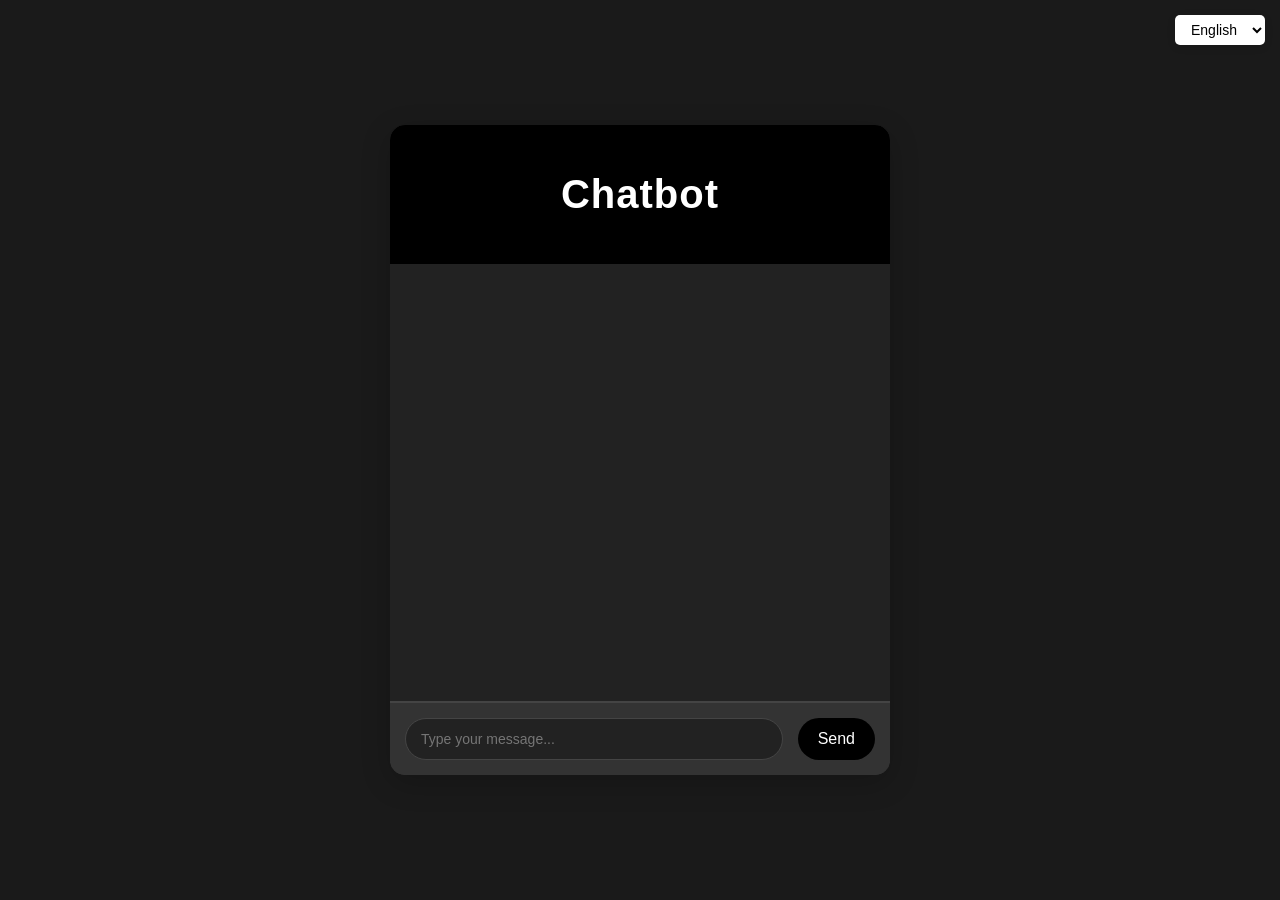
<file: chatbot-ai/index.html>
<!DOCTYPE html>
<html lang="en">
<head>
    <meta charset="UTF-8">
    <meta name="viewport" content="width=device-width, initial-scale=1.0">
    <title>Chatbot</title>
    <link rel="stylesheet" href="styles.css">
</head>
<body>
    <div class="chat-container">
        <div class="chat-header">
            <h1 id="chat-title">Chatbot</h1>
            <select id="language-selector" onchange="changeLanguage()">
                <option value="en">English</option>
                <option value="mr">मराठी</option>
                <option value="hi">हिंदी</option>
            </select>
        </div>
        <div class="chat-messages" id="chat-messages"></div>
        <div class="chat-input-container">
            <input type="text" id="user-input" placeholder="Type your message...">
            <button id="send-button">Send</button>
        </div>
    </div>
    <script>
        const translations = {
            en: { title: "Chatbot", placeholder: "Type your message...", send: "Send" },
            mr: { title: "चॅटबॉट", placeholder: "तुमचा संदेश टाइप करा...", send: "पाठवा" },
            hi: { title: "चैटबॉट", placeholder: "अपना संदेश टाइप करें...", send: "भेजें" }
        };

        function changeLanguage() {
            const lang = document.getElementById("language-selector").value;
            document.getElementById("chat-title").innerText = translations[lang].title;
            document.getElementById("user-input").placeholder = translations[lang].placeholder;
            document.getElementById("send-button").innerText = translations[lang].send;
        }
    </script>
    <script src="script.js"></script>
</body>
</html>
</file>
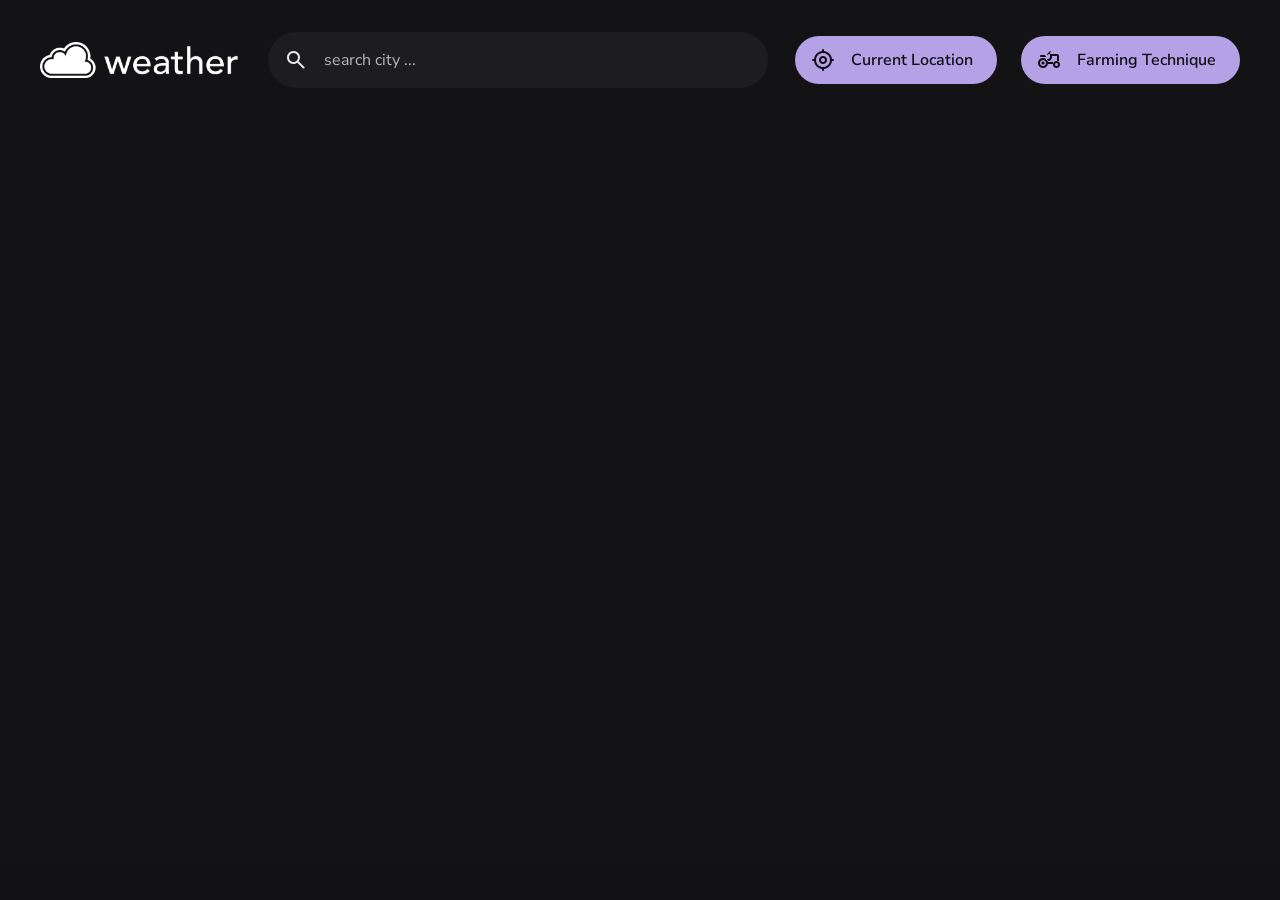
<file: Weather/index.html>
<!DOCTYPE html>
<html lang="en">
<head>
    <!-- Google tag (gtag.js) -->
    <script async src="https://www.googletagmanager.com/gtag/js?id=G-GQRS2F1JVF"></script>
    <script>
      window.dataLayer = window.dataLayer || [];
      function gtag(){dataLayer.push(arguments);}
      gtag('js', new Date());
      gtag('config', 'G-GQRS2F1JVF');
    </script>
        
    <title>weatherio</title>

    <meta charset="UTF-8">
    <meta name="viewport" content="width=device-width, initial-scale=1.0">
    <meta name="title" content="weatherio">
    <meta name="description" content="Explore accurate and real-time weather information for cities around the world with Weatherio. Get current weather conditions, 5-day forecasts, wind speed, sunrise and sunset times, air quality, humidity, and more. Stay informed about weather changes effortlessly. Visit Weatherio now!">
    
    <link rel="shortcut icon" href="favicon.svg" type="image/x-icon">
    
    <link rel="preconnect" href="https://fonts.googleapis.com">
    <link rel="preconnect" href="https://fonts.gstatic.com" crossorigin>
    <link href="https://fonts.googleapis.com/css2?family=Nunito+Sans:wght@400;600&display=swap" rel="stylesheet">
    
    <link rel="stylesheet" href="assest/css/style.css">

    <script type="module" src="./assest/js/app.js"></script>
    <script type="module" src="./assest/js/route.js"></script>
</head>
<body>
    <header class="header">
        <div class="container">
            <a href="" class="logo">
                <img src="assest/images/logo.png" alt="logo">
            </a>
            <div class="search-view" data-search-view>
                <div class="search-wrapper">
                    <input type="search" name="search" class="search-field" placeholder="search city ..." autocomplete="off" data-search-field>
                    <span class="m-icon leading-icon">search</span>
                    <button class="icon-btn leading-icon has-state" aria-label="close search" data-search-toggler>
                        <span class="m-icon">arrow_back</span>
                    </button>
                </div>
                <div class="search-result" data-search-result>
                </div>
            </div>
            <div class="header-actions">
                <button class="icon-btn has-state" aria-label="open search" data-search-toggler>
                    <span class="m-icon">search</span>
                </button>
                <a href="#/current-location" class="btn-primary has-state" data-current-location-btn>
                    <span class="m-icon">my_location</span>
                    <span class="span">Current Location</span>
                </a>
                <a href="weatherinfo.php" class="btn-primary has-state" data-farming-technique-btn>
                    <span class="m-icon">agriculture</span>
                    <span class="span">Farming Technique</span>
                </a>
            </div>
        </div>
    </header>
    
    <main>
        <article class="container" data-container>
            <div class="content-left">
                <!-- current weather -->
                <section class="section current-weather" aria-label="current weather" data-current-weather></section>
                <!-- forecast -->
                <section class="section forecast" aria-labelledby="forecast-label" data-5-day-forecast></section>
            </div>
            <div class="content-right">
                <!-- highlight -->
                <section class="section highlights" aria-labelledby="highlights-lable" data-highlights></section>
                <section class="section hourly-forecast" aria-label="hourly forecast" data-hourly-forecast></section>
            </div>
            <div class="loading" data-loading>
            </div>
        </article>
    </main>
    <!-- 404 Section -->
    <section class="error-content" data-error-content>
        <h2 class="heading">404</h2>
        <p class="body-1">Page not found!</p>
        <a href="" class="btn-primary">
            <span class="span">Go Home</span>
        </a>
    </section>
</body>
</html>
</file>
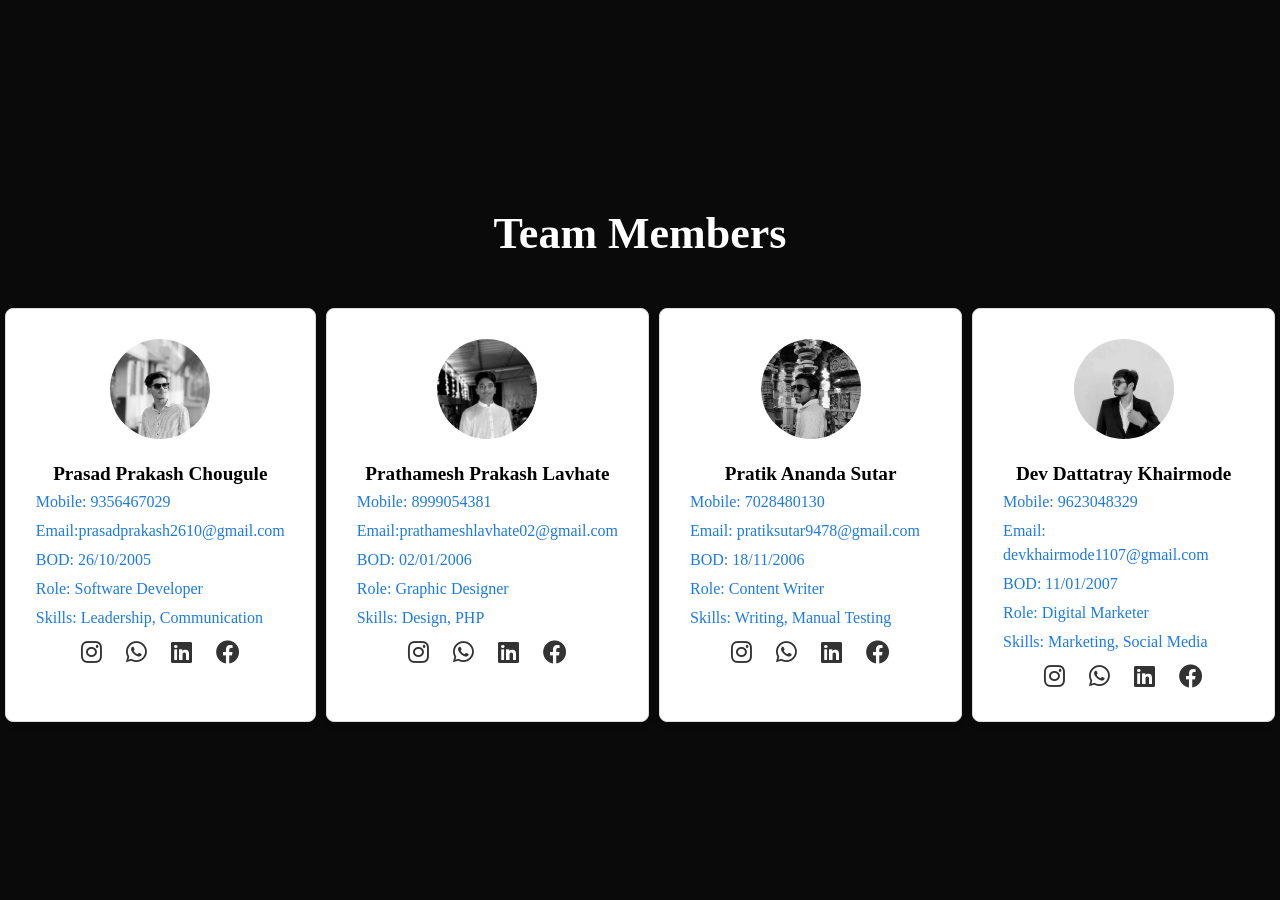
<file: company.html>
<!DOCTYPE html>
<html lang="en">

<head>
    <meta charset="UTF-8">
    <meta name="viewport" content="width=device-width, initial-scale=1.0">
    <title>4 Column Layout</title>
    <link rel="stylesheet" href="https://cdnjs.cloudflare.com/ajax/libs/font-awesome/6.0.0-beta3/css/all.min.css"> <!-- Font Awesome Link -->
    <style>
        body {
            font-family: Georgia, 'Times New Roman', Times, serif, sans-serif;
            margin: 0;
            padding: 0;
            display: flex;
            justify-content: center;
            align-items: center;
            min-height: 100vh;
            background-color: #0a0a0a;
            flex-direction: column; /* This ensures the content stacks vertically */
        }

        .box p {
            margin: 5px 0;
            color: #1e7ae3;
            line-height: 1.5;
            /* Adjusts line spacing */
        }

        .container {
            display: flex;
            flex-wrap: wrap;
            gap: 10px;
            max-width: 1500px;
        }

        .box {
            background: #fff;
            border: 1px solid #ddd;
            border-radius: 8px;
            padding: 30px;
            text-align: center;
            box-shadow: 0 4px 6px rgba(0, 0, 0, 0.1);
            flex: 1 1 calc(25% - 20px);
            box-sizing: border-box;
        }

        .box img {
            width: 100px;
            height: 100px;
            border-radius: 50%;
            object-fit: cover;
            margin-bottom: 10px;
            transition: filter 0.3s ease;
            filter: grayscale(100%);
        }

        .box img:hover {
            filter: grayscale(0%);
        }

        .box h3 {
            margin: 10px 0 5px;
            font-size: 1.2em;
        }

        .box p {
            margin: 5px 0;
            color: #1e7ae3;
        }

        .box p:not(:first-child) {
            text-align: left;
        }

        .member {
            color: rgb(255, 255, 255);
            font-size: 22px;
            font-weight: bold;
            text-align: center; /* Centers the "Team Members" text */
            margin-bottom: 20px; /* Adds space between the title and the boxes */
        }

        /* Social media icons styling */
        .social-icons {
            margin-top: 10px;
        }

        .social-icons a {
            margin: 0 10px;
            text-decoration: none;
            color: #333;
            font-size: 24px;
        }

        .social-icons a:hover {
            color: #1e7ae3;
        }

        @media (max-width: 768px) {
            .box {
                flex: 1 1 calc(50% - 20px);
            }
        }

        @media (max-width: 480px) {
            .box {
                flex: 1 1 100%;
            }
        }
    </style>
</head>

<body>
    <div class="member">
        <h1>Team Members</h1>
    </div>
    <div class="container">
        <div class="box">
            <img src="image/pc.jpg" alt="Profile Picture">
            <h3>Prasad Prakash Chougule</h3>
            <p>Mobile: 9356467029</p>
            <p>Email:prasadprakash2610@gmail.com</p>
            <p>BOD: 26/10/2005</p>
            <p>Role: Software Developer</p>
            <p>Skills: Leadership, Communication</p>
            <div class="social-icons">
                <a href="https://www.instagram.com/prasadprakash_?igsh=MTZydDM5dm40enBreQ==" target="_blank"><i class="fab fa-instagram"></i></a>
                <a href="https://wa.me/9356467029" target="_blank"><i class="fab fa-whatsapp"></i></a>
                <a href="https://www.linkedin.com/in/prasad-chougule-871b752a6?utm_source=share&utm_campaign=share_via&utm_content=profile&utm_medium=android_app" target="_blank"><i class="fab fa-linkedin"></i></a>
                <a href="https://www.facebook.com" target="_blank"><i class="fab fa-facebook"></i></a>
            </div>
        </div>
        <div class="box">
            <img src="image/pathya.jpg" alt="Profile Picture">
            <h3>Prathamesh Prakash Lavhate</h3>
            <p>Mobile: 8999054381</p>
            <p>Email:prathameshlavhate02@gmail.com</p>
            <p>BOD: 02/01/2006</p>
            <p>Role: Graphic Designer</p>
            <p>Skills: Design, PHP</p>
            <div class="social-icons">
                <a href="https://www.instagram.com/__pathya_02__?igsh=dndxcjJwZWJma3N1" target="_blank"><i class="fab fa-instagram"></i></a>
                <a href="https://wa.me/8999054381" target="_blank"><i class="fab fa-whatsapp"></i></a>
                <a href="https://www.linkedin.com/in/prathamesh-lavhate-3953332a7?utm_source=share&utm_campaign=share_via&utm_content=profile&utm_medium=android_app" target="_blank"><i class="fab fa-linkedin"></i></a>
                <a href="https://www.facebook.com" target="_blank"><i class="fab fa-facebook"></i></a>
            </div>
        </div>

        <div class="box">
            <img src="image/pratik.jpg" alt="Profile Picture">
            <h3>Pratik Ananda Sutar</h3>
            <p>Mobile: 7028480130</p>
            <p>Email: pratiksutar9478@gmail.com</p>
            <p>BOD: 18/11/2006</p>
            <p>Role: Content Writer</p>
            <p>Skills: Writing, Manual Testing</p>
            <div class="social-icons">
                <a href="https://www.instagram.com/pratiksutar9478?igsh=MWtnNWk0b3U5b252Yg==" target="_blank"><i class="fab fa-instagram"></i></a>
                <a href="https://wa.me/7028480130" target="_blank"><i class="fab fa-whatsapp"></i></a>
                <a href="https://www.linkedin.com/in/p%CA%80%E1%B4%80%E1%B4%9B%C9%AA%E1%B4%8B-s%E1%B4%9C%E1%B4%9B%E1%B4%80%CA%80-880ba8252?utm_source=share&utm_campaign=share_via&utm_content=profile&utm_medium=android_app" target="_blank"><i class="fab fa-linkedin"></i></a>
                <a href="https://www.facebook.com" target="_blank"><i class="fab fa-facebook"></i></a>
            </div>
        </div>
        <div class="box">
            <img src="image/dev.jpg" alt="Profile Picture">
            <h3>Dev Dattatray Khairmode</h3>
            <p>Mobile: 9623048329</p>
            <p>Email: devkhairmode1107@gmail.com</p>
            <p>BOD: 11/01/2007</p>
            <p>Role: Digital Marketer</p>
            <p>Skills: Marketing, Social Media </p>
            <div class="social-icons">
                <a href="https://www.instagram.com/dev_khairmode.11?igsh=MXFubHoyZ250aWRlMA==" target="_blank"><i class="fab fa-instagram"></i></a>
                <a href="https://wa.me/9623048329" target="_blank"><i class="fab fa-whatsapp"></i></a>
                <a href="https://www.linkedin.com" target="_blank"><i class="fab fa-linkedin"></i></a>
                <a href="https://www.facebook.com" target="_blank"><i class="fab fa-facebook"></i></a>
            </div>
        </div>
    </div>
</body>

</html>
</file>
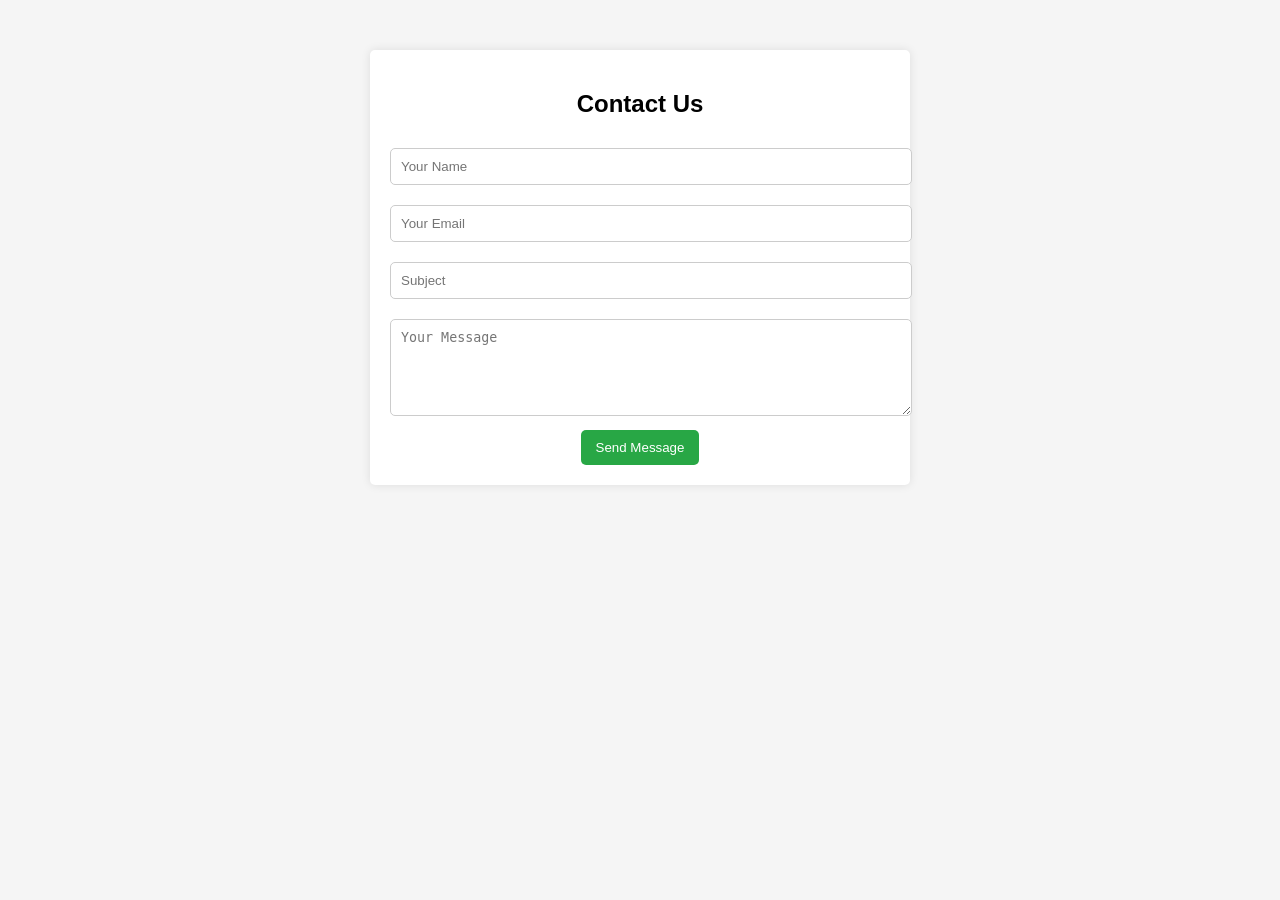
<file: contact.html>
<!DOCTYPE html>
<html lang="en">
<head>
    <meta charset="UTF-8">
    <meta name="viewport" content="width=device-width, initial-scale=1.0">
    <title>Contact Us - Agritech</title>
    <style>
        body {
            font-family: Arial, sans-serif;
            background-color: #f5f5f5;
            margin: 0;
            padding: 0;
            text-align: center;
        }
        .container {
            max-width: 500px;
            margin: 50px auto;
            background: white;
            padding: 20px;
            box-shadow: 0 0 10px rgba(0, 0, 0, 0.1);
            border-radius: 5px;
        }
        input, textarea {
            width: 100%;
            padding: 10px;
            margin: 10px 0;
            border: 1px solid #ccc;
            border-radius: 5px;
        }
        button {
            background: #28a745;
            color: white;
            padding: 10px 15px;
            border: none;
            cursor: pointer;
            border-radius: 5px;
        }
        button:hover {
            background: #218838;
        }
    </style>
</head>
<body>

<div class="container">
    <h2>Contact Us</h2>
    <form action="contact.php" method="POST">
        <input type="text" name="name" placeholder="Your Name" required>
        <input type="email" name="email" placeholder="Your Email" required>
        <input type="text" name="subject" placeholder="Subject" required>
        <textarea name="message" placeholder="Your Message" rows="5" required></textarea>
        <button type="submit" name="submit">Send Message</button>
    </form>
</div>

</body>
</html>
</file>
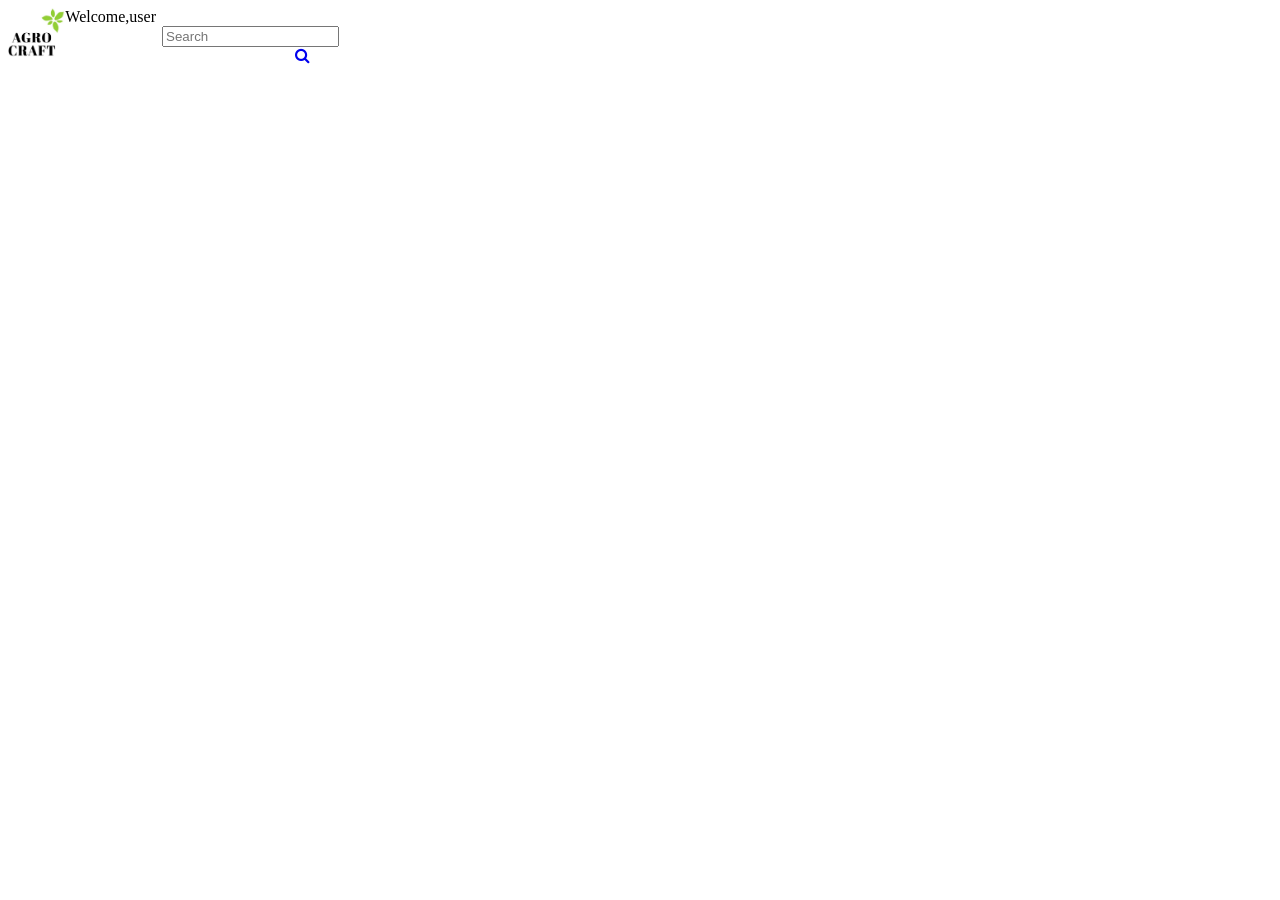
<file: FarmerPortal/productnew.html>
<!DOCTYPE html>
<html lang="en">

<head>
    <meta charset="UTF-8">
    <!-- <meta name="viewport" content="width=device-width, initial-scale=1.0">
    <meta http-equiv="X-UA-Compatible" content="ie=edge"> -->
    <title>product</title>
    <style>
        .ribbon {
            position: relative;
            top: -16px;
            right: -706px;
            float: left;
            top: 0px;
            left: 0px;
            height: 50px;
        }
        
        .searchbox {
            position: absolute;
            top: 50%;
            /* left: 50%; */
            height: 60px;
            border-radius: 40px;
            padding: 10px;
            float: left;
            top: 0px;
            width: 200px;
            margin-left: 9em;
            margin-top: 1em;
        }
        
        .searchb {
            border-radius: 50%;
            display: flex;
            justify-content: center;
            align-items: center;
            /* float: left; */
            margin-left: 5em;
        }
    </style>
    <link rel="stylesheet" href="https://cdnjs.cloudflare.com/ajax/libs/font-awesome/4.7.0/css/font-awesome.min.css">

</head>

<body>
    <div id="content">
        <img class="ribbon" src="logo.jpeg">
        <div>Welcome,user</div>
    </div>
    <div class="searchbox">
        <input type="text" name="" placeholder="Search">
        <div class="searchb">
            <a href="#"> <i class="fa fa-search fa-1x"></i></a>
        </div><br>
    </div>

</body>

</html>
</file>
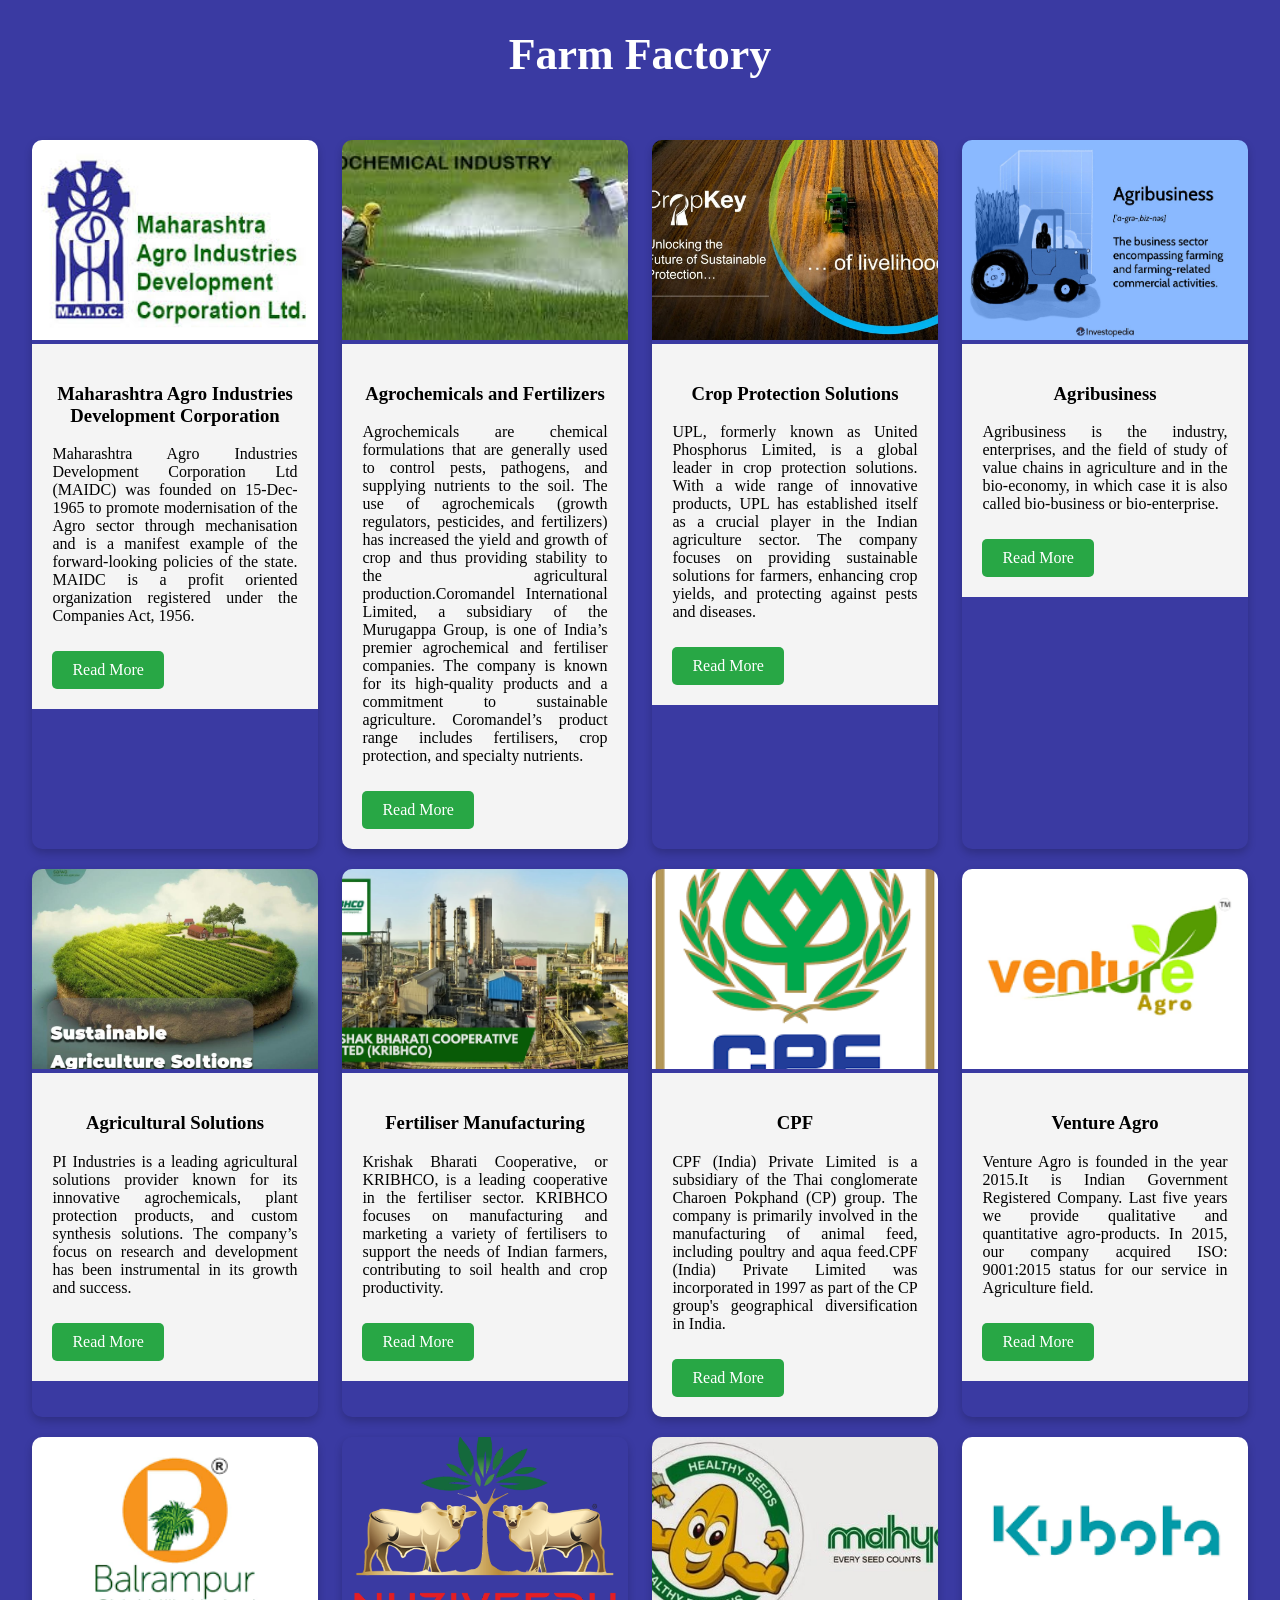
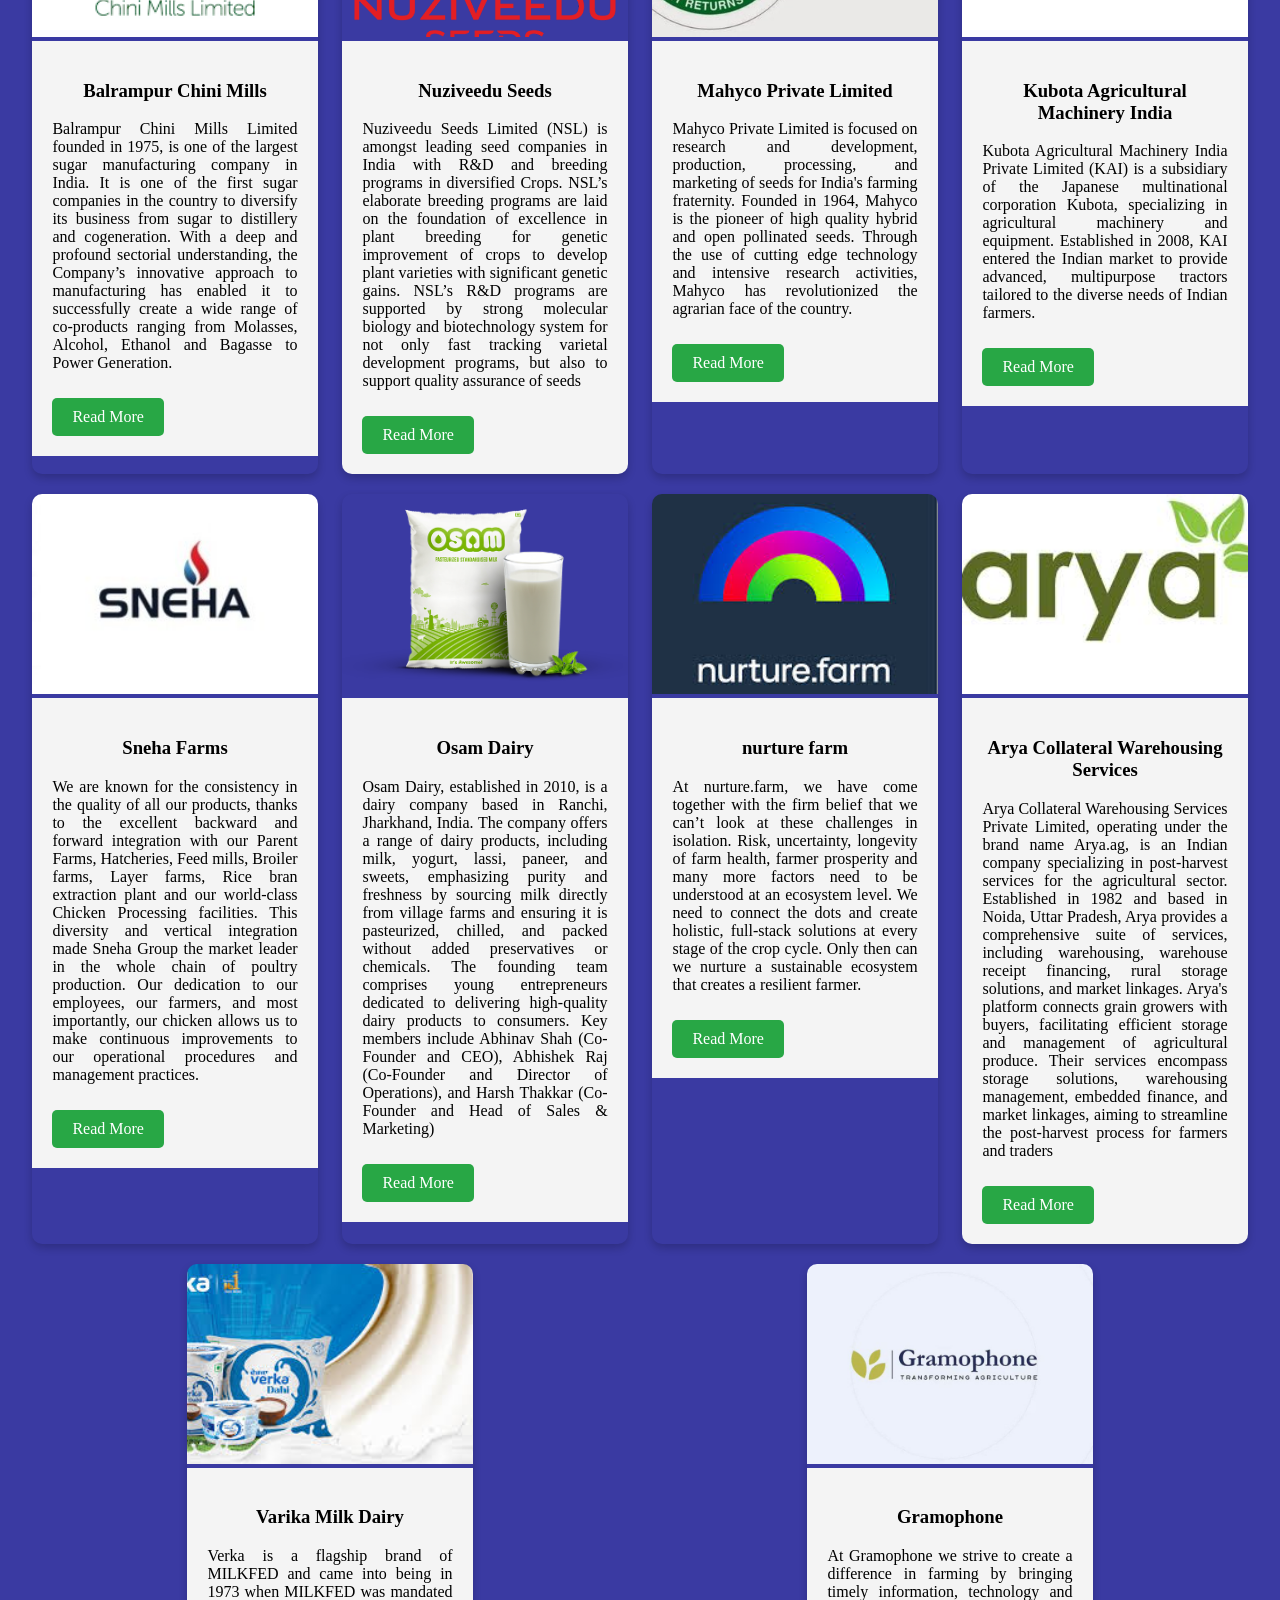
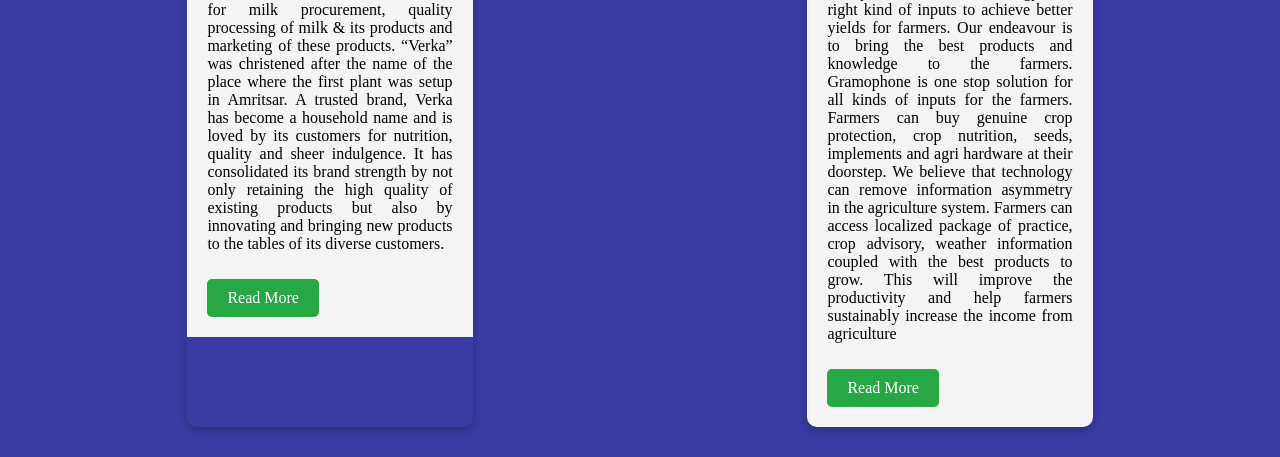
<file: information/factory.html>
<!DOCTYPE html>
<html lang="en">
<head>
    <meta charset="UTF-8">
    <meta name="viewport" content="width=device-width, initial-scale=1.0">
    <title>Farm Factory</title>
    <style>
        body {
            font-family: 'Georgia', serif;
            margin: 0;
            background-color: rgb(58, 58, 162);
            padding: 0;
            box-sizing: border-box;
            animation: fadeIn 1s ease-in-out;
        }

        .topic {
            color: white;
            font-size: 22px;
            font-weight: bold;
            text-align: center;
            animation: slideIn 1s ease-in-out;
        }

        .container {
            display: flex;
            justify-content: space-around;
            flex-wrap: wrap;
            padding: 20px;
            animation: fadeInUp 1.5s ease-in-out;
        }

        .column {
            width: 23%;
            margin: 10px 0;
            text-align: center;
            box-shadow: 0 4px 8px rgba(0, 0, 0, 0.2);
            border-radius: 10px;
            overflow: hidden;
            transform: scale(0.95);
            opacity: 0;
            animation: fadeInColumn 1s ease-in-out forwards;
        }

        .column img {
            width: 100%;
            height: 200px;
            object-fit: cover;
            transition: transform 0.3s ease-in-out;
        }

        .column:hover img {
            transform: scale(1.05);
        }

        .description {
            padding: 20px;
            background-color: #f4f4f4;
            text-align: justify;
            opacity: 0;
            animation: fadeInText 1s ease-in-out forwards;
        }

        .description h3 {
            text-align: center;
        }

        .read-more-btn {
            display: inline-block;
            text-align: center;
            margin-top: 10px;
            padding: 10px 20px;
            background-color: #28a745;
            color: #fff;
            text-decoration: none;
            border-radius: 5px;
            transition: background-color 0.3s, transform 0.3s;
        }

        .read-more-btn:hover {
            background-color: #218838;
            transform: scale(1.05);
        }

        /* Animations */
        @keyframes fadeIn {
            0% {
                opacity: 0;
            }
            100% {
                opacity: 1;
            }
        }

        @keyframes slideIn {
            0% {
                transform: translateX(-100%);
            }
            100% {
                transform: translateX(0);
            }
        }

        @keyframes fadeInUp {
            0% {
                opacity: 0;
                transform: translateY(20px);
            }
            100% {
                opacity: 1;
                transform: translateY(0);
            }
        }

        @keyframes fadeInColumn {
            0% {
                opacity: 0;
                transform: scale(0.95);
            }
            100% {
                opacity: 1;
                transform: scale(1);
            }
        }

        @keyframes fadeInText {
            0% {
                opacity: 0;
            }
            100% {
                opacity: 1;
            }
        }
    </style>
</head>
<body>
    <div class="topic">
    <center><p><h1>Farm Factory</h1></p></center>
</div>
    <div class="container">
        <div class="column">
            <img src="images/image1.jpeg" alt="images 1">
            <div class="description">
                <h3>Maharashtra Agro Industries Development Corporation</h3>
                <p>Maharashtra Agro Industries Development Corporation Ltd (MAIDC) was founded on 15-Dec-1965 to promote modernisation of the Agro sector through mechanisation and is a manifest example of the forward-looking policies of the state. MAIDC is a profit oriented organization registered under the Companies Act, 1956.</p>
                <a href="https://maidcmumbai.com/about-us.php" class="read-more-btn" target="_blank">Read More</a>
            </div>
        </div>
        <div class="column">
            <img src="images/image2.jpeg" alt="images 2">
            <div class="description">
                <h3>Agrochemicals and Fertilizers</h3>
                <p>Agrochemicals are chemical formulations that are generally used to control pests, pathogens, and supplying nutrients to the soil. The use of agrochemicals (growth regulators, pesticides, and fertilizers) has increased the yield and growth of crop and thus providing stability to the agricultural production.Coromandel International Limited, a subsidiary of the Murugappa Group, is one of India’s premier agrochemical and fertiliser companies. The company is known for its high-quality products and a commitment to sustainable agriculture. Coromandel’s product range includes fertilisers, crop protection, and specialty nutrients.
                </p>
                <a href="https://www.andritz.com/separation-en/industries/chemicals/agrochemicals-and-fertilizers" class="read-more-btn" target="_blank">Read More</a>
            </div>
        </div>
        <div class="column">
            <img src="images/image3.jpg" alt="images 3">
            <div class="description">
                <h3>Crop Protection Solutions</h3>
                <p>UPL, formerly known as United Phosphorus Limited, is a global leader in crop protection solutions. With a wide range of innovative products, UPL has established itself as a crucial player in the Indian agriculture sector. The company focuses on providing sustainable solutions for farmers, enhancing crop yields, and protecting against pests and diseases.</p>
                <a href="https://www.bayer.com/en/agriculture/crop-protection" class="read-more-btn" target="_blank">Read More</a>
            </div>
        </div>
        <div class="column">
            <img src="images/image4.jpg" alt="images 4">
            <div class="description">
                <h3>Agribusiness</h3>
                <p>Agribusiness is the industry, enterprises, and the field of study of value chains in agriculture and in the bio-economy, in which case it is also called bio-business or bio-enterprise.</p>
                <a href="https://en.wikipedia.org/wiki/Agribusiness#:~:text=Agribusiness%20is%20the%20industry%2C%20enterprises,%2Dbusiness%20or%20bio%2Denterprise." class="read-more-btn" target="_blank">Read More</a>
            </div>
        </div>
        <div class="column">
            <img src="images/image5.jpeg" alt="images 1">
            <div class="description">
                <h3>Agricultural Solutions</h3>
                <p>PI Industries is a leading agricultural solutions provider known for its innovative agrochemicals, plant protection products, and custom synthesis solutions. The company’s focus on research and development has been instrumental in its growth and success.</p>
                <a href="https://agriculture.basf.com/global/en/about_us" class="read-more-btn" target="_blank">Read More</a>

            </div>
        </div>
        <div class="column">
            <img src="images/image6.jpg" alt="images 2">
            <div class="description">
                <h3>Fertiliser Manufacturing</h3>
                <p>Krishak Bharati Cooperative, or KRIBHCO, is a leading cooperative in the fertiliser sector. KRIBHCO focuses on manufacturing and marketing a variety of fertilisers to support the needs of Indian farmers, contributing to soil health and crop productivity.</p>
                <a href="https://en.wikipedia.org/wiki/Krishak_Bharati_Cooperative_Limited" class="read-more-btn" target="_blank">Read More</a>
            </div>
        </div>
        <div class="column">
            <img src="images/image7.jpeg" alt="images 3">
            <div class="description">
                <h3>CPF</h3>
                <p>CPF (India) Private Limited is a subsidiary of the Thai conglomerate Charoen Pokphand (CP) group. The company is primarily involved in the manufacturing of animal feed, including poultry and aqua feed.CPF (India) Private Limited was incorporated in 1997 as part of the CP group's geographical diversification in India.</p>
                <a href="https://en.wikipedia.org/wiki/Charoen_Pokphand_Foods" class="read-more-btn" target="_blank">Read More</a>
            </div>
        </div>
        <div class="column">
            <img src="images/image9.png" alt="images 4">
            <div class="description">
                <h3>Venture Agro</h3>
                <p>Venture Agro  is founded in the year 2015.It is Indian Government Registered Company. Last five years we provide qualitative and quantitative agro-products. In 2015, our company acquired ISO: 9001:2015 status for our service in Agriculture field.</p>
                <a href="https://ventureagro.in/about.php" class="read-more-btn" target="_blank">Read More</a>
            </div>
        </div>
        <div class="column">
            <img src="images/image10.png" alt="images 1">
            <div class="description">
                <h3>Balrampur Chini Mills</h3>
                <p>Balrampur Chini Mills Limited founded in 1975, is one of the largest sugar manufacturing company in India. It is one of the first sugar companies in the country to diversify its business from sugar to distillery and cogeneration.

                    With a deep and profound sectorial understanding, the Company’s innovative approach to manufacturing has enabled it to successfully create a wide range of co-products ranging from Molasses, Alcohol, Ethanol and Bagasse to Power Generation.</p>
                    <a href="https://chini.com/about-us/overview/" class="read-more-btn" target="_blank">Read More</a>  
            </div>
        </div>
        <div class="column">
            <img src="images/image11.png" alt="images 2">
            <div class="description">
                <h3>Nuziveedu Seeds</h3>
                <p>Nuziveedu Seeds Limited (NSL) is amongst leading seed companies in India with R&D and breeding programs in diversified Crops. NSL’s elaborate breeding programs are laid on the foundation of excellence in plant breeding for genetic improvement of crops to develop plant varieties with significant genetic gains. NSL’s R&D programs are supported by strong molecular biology and biotechnology system for not only fast tracking varietal development programs, but also to support quality assurance of seeds</p>
                <a href="https://nuziveeduseeds.com/company-overview/#Genesis&overview" class="read-more-btn" target="_blank">Read More</a> 
            </div>
        </div>
        <div class="column">
            <img src="images/image12.jpeg" alt="images 3">
            <div class="description">
                <h3>Mahyco Private Limited</h3>
                <p>Mahyco Private Limited is focused on research and development, production, processing, and marketing of seeds for India's farming fraternity. Founded in 1964, Mahyco is the pioneer of high quality hybrid and open pollinated seeds. Through the use of cutting edge technology and intensive research activities, Mahyco has revolutionized the agrarian face of the country.</p>
                <a href="https://www.mahyco.com/about.html" class="read-more-btn" target="_blank">Read More</a>
            </div>
        </div>
        <div class="column">
            <img src="images/image13.png" alt="images 4">
            <div class="description">
                <h3>Kubota Agricultural Machinery India</h3>
                <p>Kubota Agricultural Machinery India Private Limited (KAI) is a subsidiary of the Japanese multinational corporation Kubota, specializing in agricultural machinery and equipment. Established in 2008, KAI entered the Indian market to provide advanced, multipurpose tractors tailored to the diverse needs of Indian farmers.</p>
                <a href="https://www.kubota.com/corporate/identity/index.html" class="read-more-btn" target="_blank">Read More</a>
            </div>
        </div>
        <div class="column">
            <img src="images/image14.jpeg" alt="images 1">
            <div class="description">
                <h3>Sneha Farms</h3>
                <p>We are known for the consistency in the quality of all our products, thanks to the excellent backward and forward integration with our Parent Farms, Hatcheries, Feed mills, Broiler farms, Layer farms, Rice bran extraction plant and our world-class Chicken Processing facilities. This diversity and vertical integration made Sneha Group the market leader in the whole chain of poultry production. Our dedication to our employees, our farmers, and most importantly, our chicken allows us to make continuous improvements to our operational procedures and management practices.</p>
                <a href="https://www.snehagroup.in/about-us/" class="read-more-btn" target="_blank">Read More</a>
            </div>
        </div>
        <div class="column">
            <img src="images/image15.png" alt="images 2">
            <div class="description">
                <h3>Osam Dairy</h3>
                <p>Osam Dairy, established in 2010, is a dairy company based in Ranchi, Jharkhand, India. The company offers a range of dairy products, including milk, yogurt, lassi, paneer, and sweets, emphasizing purity and freshness by sourcing milk directly from village farms and ensuring it is pasteurized, chilled, and packed without added preservatives or chemicals.
                The founding team comprises young entrepreneurs dedicated to delivering high-quality dairy products to consumers. Key members include Abhinav Shah (Co-Founder and CEO), Abhishek Raj (Co-Founder and Director of Operations), and Harsh Thakkar (Co-Founder and Head of Sales & Marketing)</p>
                <a href="https://osamdairy.com/ourstory/" class="read-more-btn" target="_blank">Read More</a>
            </div>
        </div>
        <div class="column">
            <img src="images/image16.jpeg" alt="images 3">
            <div class="description">
                <h3>nurture farm </h3>
                <p>At nurture.farm, we have come together with the firm belief that we can’t look at these challenges in isolation. Risk, uncertainty, longevity of farm health, farmer prosperity and many more factors need to be understood at an ecosystem level. We need to connect the dots and create holistic, full-stack solutions at every stage of the crop cycle. Only then can we nurture a sustainable ecosystem that creates a resilient farmer. </p>
                <a href="https://nurture.farm/about-us/" class="read-more-btn" target="_blank">Read More</a>
            </div>
        </div>
        <div class="column">
            <img src="images/image17.jpeg" alt="images 4">
            <div class="description">
                <h3>Arya Collateral Warehousing Services</h3>
                <p>
                    Arya Collateral Warehousing Services Private Limited, operating under the brand name Arya.ag, is an Indian company specializing in post-harvest services for the agricultural sector. Established in 1982 and based in Noida, Uttar Pradesh, Arya provides a comprehensive suite of services, including warehousing, warehouse receipt financing, rural storage solutions, and market linkages. 
                    Arya's platform connects grain growers with buyers, facilitating efficient storage and management of agricultural produce. Their services encompass storage solutions, warehousing management, embedded finance, and market linkages, aiming to streamline the post-harvest process for farmers and traders</p>
                    <a href="https://www.arya.ag/" class="read-more-btn" target="_blank">Read More</a>
            </div>
        </div>
        <div class="column">
            <img src="images/image18.jpeg" alt="images 1">
            <div class="description">
                <h3>Varika Milk Dairy</h3>
                <p>Verka is a flagship brand of MILKFED and came into being in 1973 when MILKFED was mandated for milk procurement, quality processing of milk & its products and marketing of these products. “Verka” was christened after the name of the place where the first plant was setup in Amritsar. A trusted brand, Verka has become a household name and is loved by its customers for nutrition, quality and sheer indulgence. It has consolidated its brand strength by not only retaining the high quality of existing products but also by innovating and bringing new products to the tables of its diverse customers.</p>
                <a href="https://verka.coop/about-us/" class="read-more-btn" target="_blank">Read More</a>
            </div>
        </div>
        <div class="column">
            <img src="images/image19.jpg" alt="images 2">
            <div class="description">
                <h3>Gramophone</h3>
                <p>At Gramophone we strive to create a difference in farming by bringing timely information, technology and right kind of inputs to achieve better yields for farmers. Our endeavour is to bring the best products and knowledge to the farmers. Gramophone is one stop solution for all kinds of inputs for the farmers. Farmers can buy genuine crop protection, crop nutrition, seeds, implements and agri hardware at their doorstep. We believe that technology can remove information asymmetry in the agriculture system. Farmers can access localized package of practice, crop advisory, weather information coupled with the best products to grow. This will improve the productivity and help farmers sustainably increase the income from agriculture</p>
                <a href="https://www.linkedin.com/company/gramophone.co.in/?originalSubdomain=in" class="read-more-btn" target="_blank">Read More</a>
            </div>
        </div>
      
       
    </div>
</body>
</html>
</file>
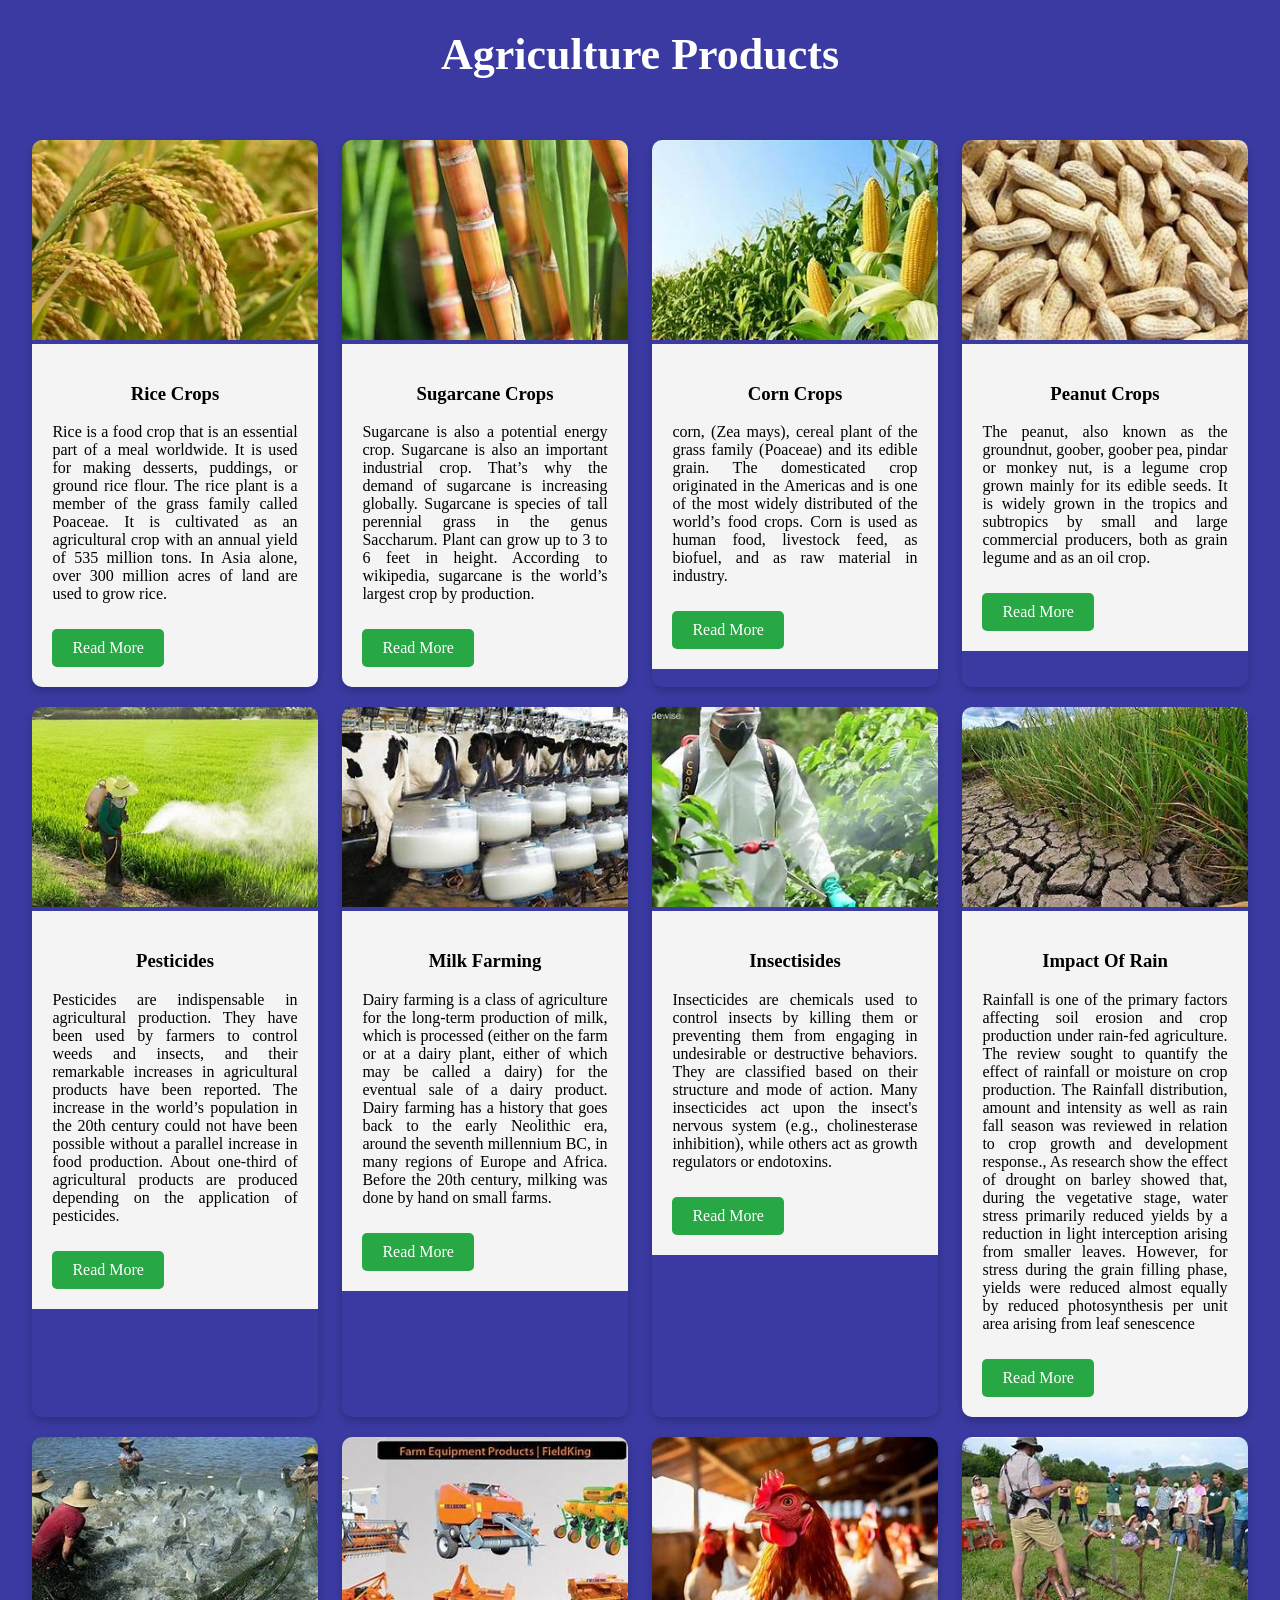
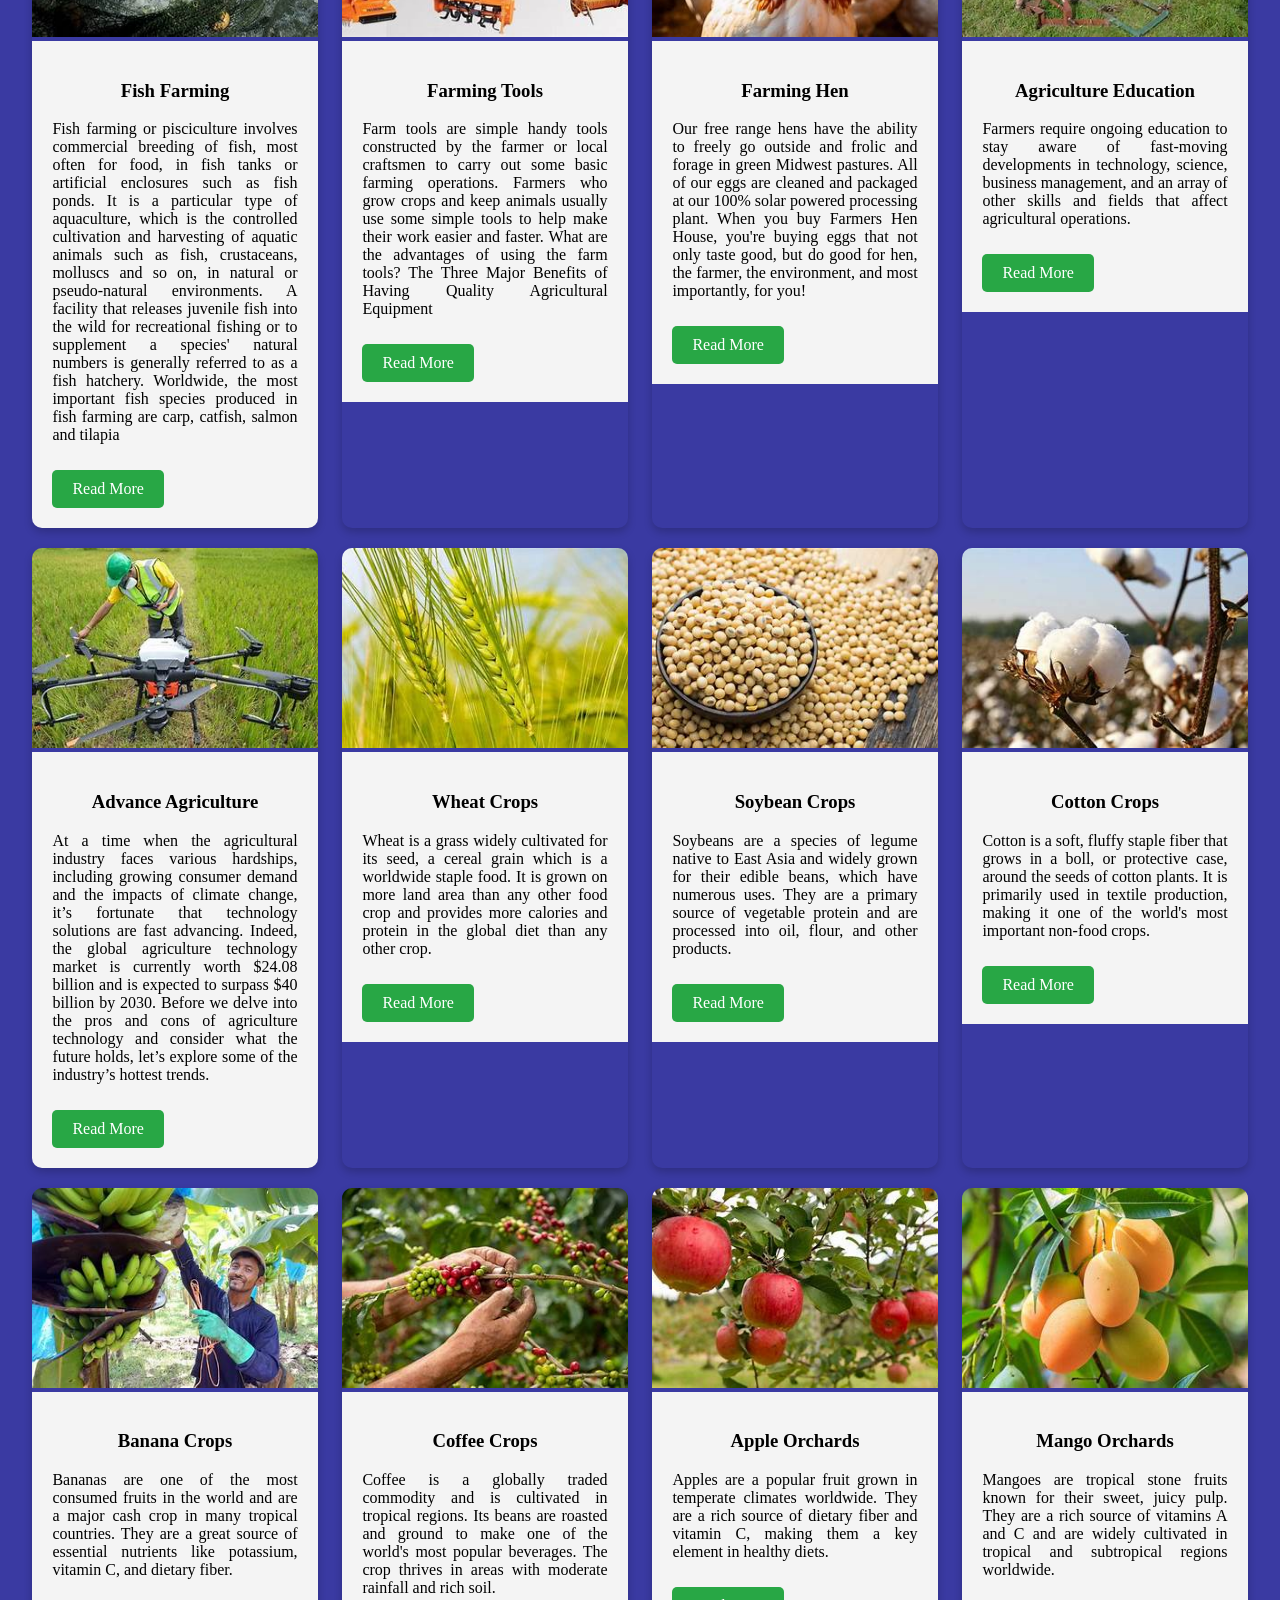
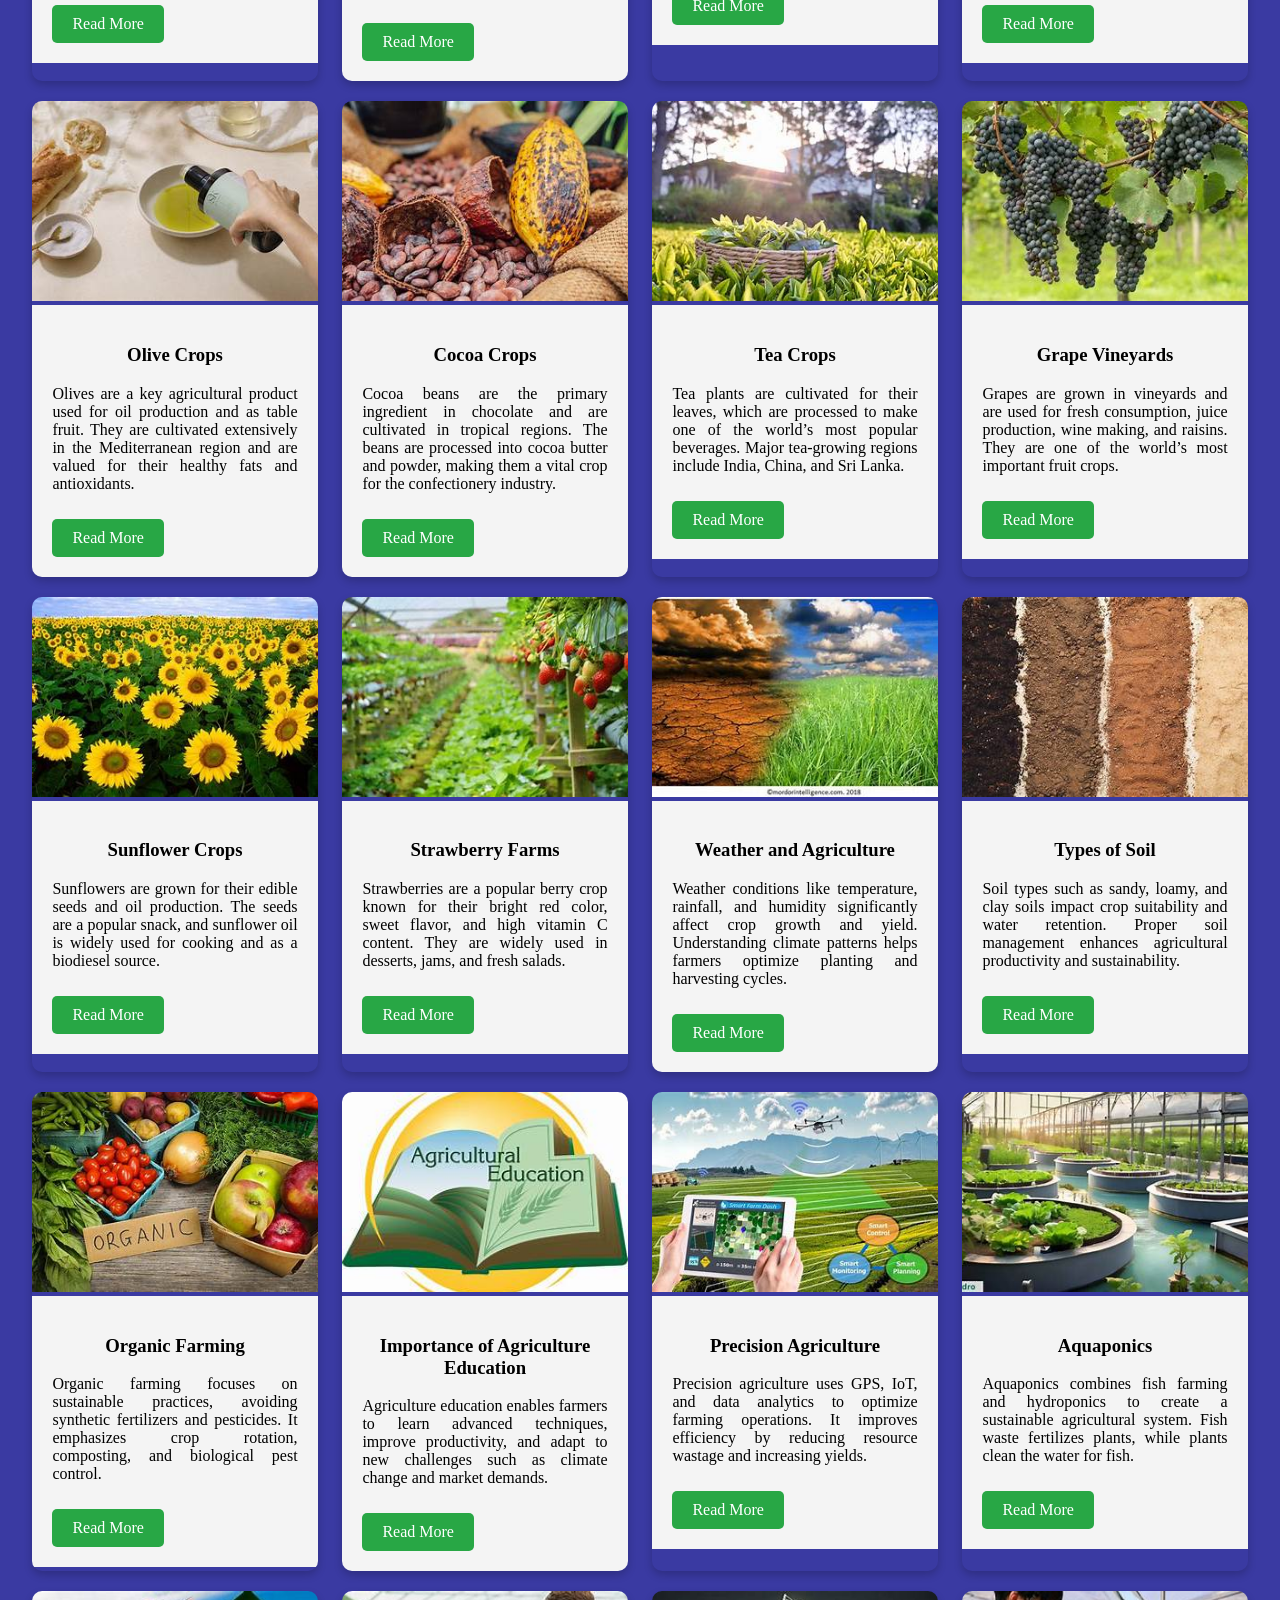
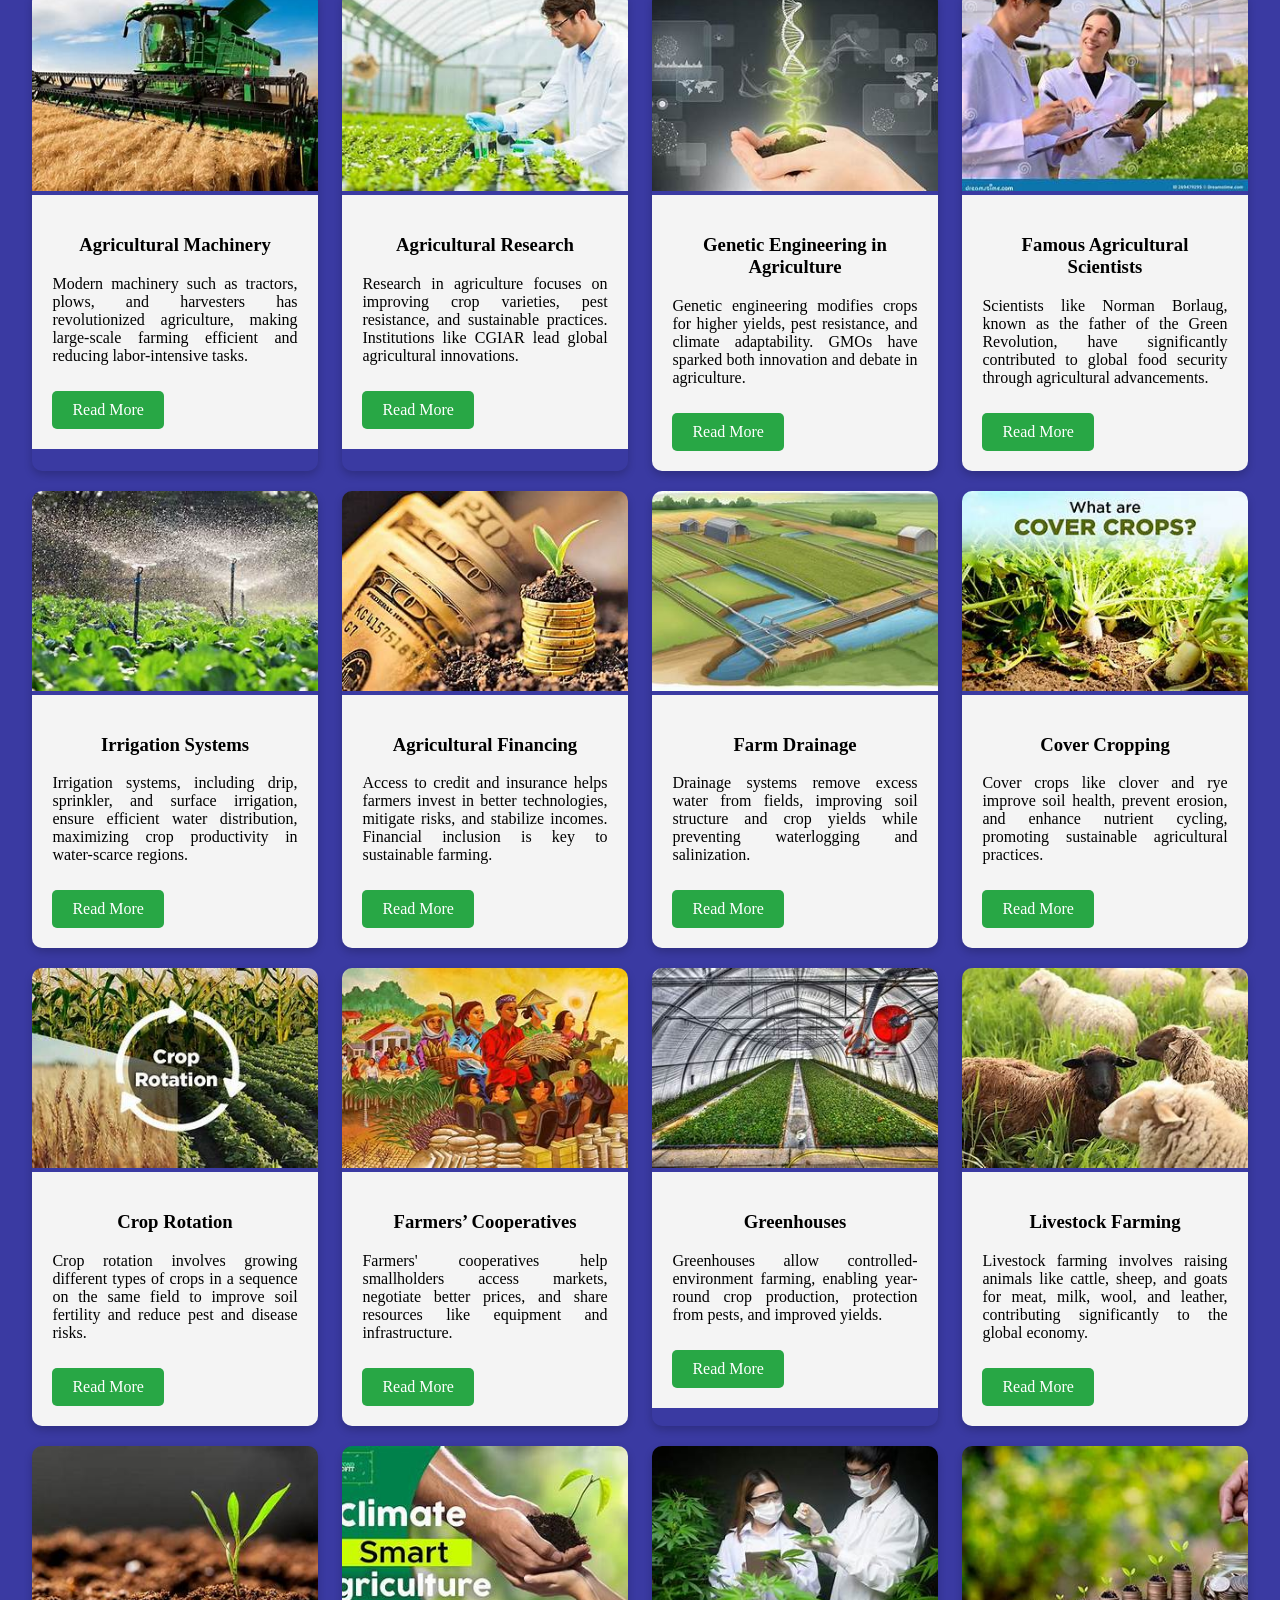
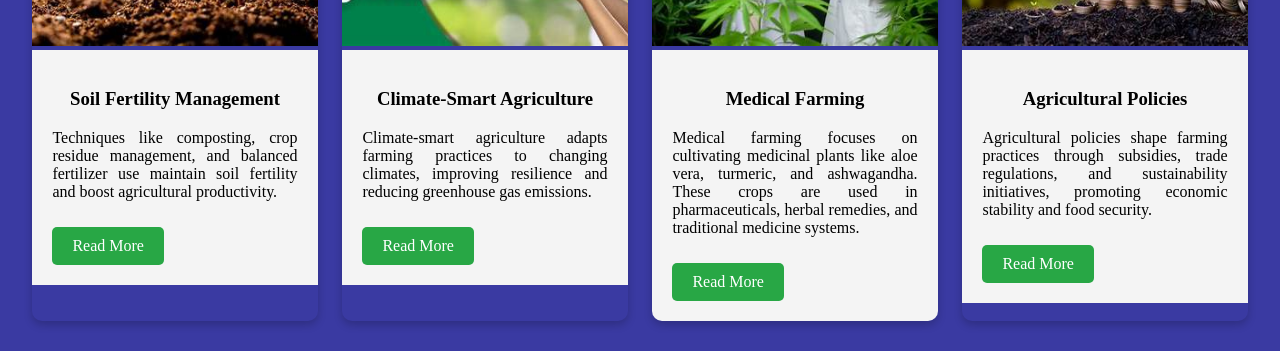
<file: information/product.html>
<!DOCTYPE html>
<html lang="en">
<head>
    <meta charset="UTF-8">
    <meta name="viewport" content="width=device-width, initial-scale=1.0">
    <title>Four Column Layout</title>
    <style>
        body {
            font-family: 'Georgia', serif;
            margin: 0;
            background-color: rgb(58, 58, 162);
            padding: 0;
            box-sizing: border-box;
            animation: fadeIn 1s ease-in-out;
        }

        .topic {
            color: white;
            font-size: 22px;
            font-weight: bold;
            text-align: center;
            animation: slideIn 1s ease-in-out;
        }

        .container {
            display: flex;
            justify-content: space-around;
            flex-wrap: wrap;
            padding: 20px;
            animation: fadeInUp 1.5s ease-in-out;
        }

        .column {
            width: 23%;
            margin: 10px 0;
            text-align: center;
            box-shadow: 0 4px 8px rgba(0, 0, 0, 0.2);
            border-radius: 10px;
            overflow: hidden;
            transform: scale(0.95);
            opacity: 0;
            animation: fadeInColumn 1s ease-in-out forwards;
        }

        .column img {
            width: 100%;
            height: 200px;
            object-fit: cover;
            transition: transform 0.3s ease-in-out;
        }

        .column:hover img {
            transform: scale(1.05);
        }

        .description {
            padding: 20px;
            background-color: #f4f4f4;
            text-align: justify;
            opacity: 0;
            animation: fadeInText 1s ease-in-out forwards;
        }

        .description h3 {
            text-align: center;
        }

        .read-more-btn {
            display: inline-block;
            text-align: center;
            margin-top: 10px;
            padding: 10px 20px;
            background-color: #28a745;
            color: #fff;
            text-decoration: none;
            border-radius: 5px;
            transition: background-color 0.3s, transform 0.3s;
        }

        .read-more-btn:hover {
            background-color: #218838;
            transform: scale(1.05);
        }

        /* Animations */
        @keyframes fadeIn {
            0% {
                opacity: 0;
            }
            100% {
                opacity: 1;
            }
        }

        @keyframes slideIn {
            0% {
                transform: translateX(-100%);
            }
            100% {
                transform: translateX(0);
            }
        }

        @keyframes fadeInUp {
            0% {
                opacity: 0;
                transform: translateY(20px);
            }
            100% {
                opacity: 1;
                transform: translateY(0);
            }
        }

        @keyframes fadeInColumn {
            0% {
                opacity: 0;
                transform: scale(0.95);
            }
            100% {
                opacity: 1;
                transform: scale(1);
            }
        }

        @keyframes fadeInText {
            0% {
                opacity: 0;
            }
            100% {
                opacity: 1;
            }
        }
    </style>
</head>
<body>
    <div class="topic">
    <center><p><h1>Agriculture Products</h1></p></center>
</div>
    <div class="container">
        <div class="column">
            <img src="images/rice.jpeg" alt="images 1">
            <div class="description">
                <h3>Rice Crops</h3>
                <p>Rice is a food crop that is an essential part of a meal worldwide. It is used for making desserts, puddings, or ground rice flour. The rice plant is a member of the grass family called Poaceae. It is cultivated as an agricultural crop with an annual yield of 535 million tons. In Asia alone, over 300 million acres of land are used to grow rice.</p>
                <a href="https://www.ricearray.org/editorial/rice-history-culture-guide/" class="read-more-btn" target="_blank">Read More</a>
            </div>
        </div>
        <div class="column">
            <img src="images/sugarcane.jpeg" alt="images 2">
            <div class="description">
                <h3>Sugarcane Crops</h3>
                <p>Sugarcane is also a potential energy crop. Sugarcane is also an important industrial crop. That’s why the demand of sugarcane is increasing globally. Sugarcane is species of tall perennial grass in the genus Saccharum. Plant can grow up to 3 to 6 feet in height. According to wikipedia, sugarcane is the world’s largest crop by production.</p>
                <a href="https://en.wikipedia.org/wiki/Sugarcane" class="read-more-btn" target="_blank">Read More</a>
            </div>
        </div>
        <div class="column">
            <img src="images/corn.jpeg" alt="images 3">
            <div class="description">
                <h3>Corn Crops</h3>
                <p>corn, (Zea mays), cereal plant of the grass family (Poaceae) and its edible grain. The domesticated crop originated in the Americas and is one of the most widely distributed of the world’s food crops. Corn is used as human food, livestock feed, as biofuel, and as raw material in industry.</p>
                <a href="https://www.britannica.com/plant/corn-plant" class="read-more-btn" target="_blank">Read More</a>
            </div>
        </div>
        <div class="column">
            <img src="images/peenut.jpeg" alt="images 4">
            <div class="description">
                <h3>Peanut Crops</h3>
                <p>The peanut, also known as the groundnut, goober, goober pea, pindar or monkey nut, is a legume crop grown mainly for its edible seeds. It is widely grown in the tropics and subtropics by small and large commercial producers, both as grain legume and as an oil crop.</p>
                <a href="https://nationalpeanutboard.org/news/how-peanuts-grow/" class="read-more-btn" target="_blank">Read More</a>
            </div>
        </div>
        <div class="column">
            <img src="images/Pesticides.jpeg" alt="images 1">
            <div class="description">
                <h3>Pesticides</h3>
                <p>Pesticides are indispensable in agricultural production. They have been used by farmers to control weeds and insects, and their remarkable increases in agricultural products have been reported. The increase in the world’s population in the 20th century could not have been possible without a parallel increase in food production. About one-third of agricultural products are produced depending on the application of pesticides.</p>
                <a href="https://pmc.ncbi.nlm.nih.gov/articles/PMC7908628/" class="read-more-btn" target="_blank">Read More</a>
            </div>
        </div>
        <div class="column">
            <img src="images/milkfarm.jpeg" alt="images 2">
            <div class="description">
                <h3>Milk Farming</h3>
                <p>Dairy farming is a class of agriculture for the long-term production of milk, which is processed (either on the farm or at a dairy plant, either of which may be called a dairy) for the eventual sale of a dairy product. Dairy farming has a history that goes back to the early Neolithic era, around the seventh millennium BC, in many regions of Europe and Africa. Before the 20th century, milking was done by hand on small farms.</p>
                <a href="https://en.wikipedia.org/wiki/Dairy_farming" class="read-more-btn" target="_blank">Read More</a>
            </div>
        </div>
        <div class="column">
            <img src="images/Insectisides.jpeg" alt="images 3">
            <div class="description">
                <h3>Insectisides</h3>
                <p>Insecticides are chemicals used to control insects by killing them or preventing them from engaging in undesirable or destructive behaviors. They are classified based on their structure and mode of action.

                    Many insecticides act upon the insect's nervous system (e.g., cholinesterase inhibition), while others act as growth regulators or endotoxins.</p>
                <a href="https://www.epa.gov/caddis/insecticides" class="read-more-btn" target="_blank">Read More</a>
            </div>
        </div>
        <div class="column">
            <img src="images/impactofrain.jpeg" alt="images 4">
            <div class="description">
                <h3>Impact Of Rain </h3>
                <p>Rainfall is one of the primary factors affecting soil erosion and crop production under rain-fed agriculture. The review sought to quantify the effect of rainfall or moisture on crop production. The Rainfall distribution, amount and intensity as well as rain fall season was reviewed in relation to crop growth and development response., As research show the effect of drought on barley showed that, during the vegetative stage, water stress primarily reduced yields by a reduction in light interception arising from smaller leaves. However, for stress during the grain filling phase, yields were reduced almost equally by reduced photosynthesis per unit area arising from leaf senescence</p>
                <a href="https://www.researchgate.net/publication/332766767_Review_on_the_Effect_of_Moisture_or_Rain_Fall_on_Crop_Production" class="read-more-btn" target="_blank">Read More</a>
            </div>
        </div>
        <div class="column">
            <img src="images/fishfarm.jpeg" alt="images 1">
            <div class="description">
                <h3>Fish Farming</h3>
                <p>Fish farming or pisciculture involves commercial breeding of fish, most often for food, in fish tanks or artificial enclosures such as fish ponds. It is a particular type of aquaculture, which is the controlled cultivation and harvesting of aquatic animals such as fish, crustaceans, molluscs and so on, in natural or pseudo-natural environments. A facility that releases juvenile fish into the wild for recreational fishing or to supplement a species' natural numbers is generally referred to as a fish hatchery. Worldwide, the most important fish species produced in fish farming are carp, catfish, salmon and tilapia</p>
                <a href="https://en.wikipedia.org/wiki/Fish_farming" class="read-more-btn" target="_blank">Read More</a>
            </div>
        </div>
        <div class="column">
            <img src="images/farmtools.jpeg" alt="images 2">
            <div class="description">
                <h3>Farming Tools</h3>
                <p>Farm tools are simple handy tools constructed by the farmer or local craftsmen to carry out some basic farming operations. Farmers who grow crops and keep animals usually use some simple tools to help make their work easier and faster. What are the advantages of using the farm tools? The Three Major Benefits of Having Quality Agricultural Equipment</p>
                <a href="https://agrolearner.com/farming-tools-and-equipment-and-their-uses/" class="read-more-btn" target="_blank">Read More</a>
            </div>
        </div>
        <div class="column">
            <img src="images/farmhen.jpeg" alt="images 3">
            <div class="description">
                <h3>Farming Hen</h3>
                <p>Our free range hens have the ability to freely go outside and frolic and forage in green Midwest pastures. All of our eggs are cleaned and packaged at our 100% solar powered processing plant. When you buy Farmers Hen House, you're buying eggs that not only taste good, but do good for hen, the farmer, the environment, and most importantly, for you!</p>
                <a href="https://www.wikihow.com/Start-a-Chicken-Farm" class="read-more-btn" target="_blank">Read More</a>
            </div>
        </div>
        <div class="column">
            <img src="images/farmereducation.jpeg" alt="images 4">
            <div class="description">
                <h3>Agriculture Education</h3>
                <p>Farmers require ongoing education to stay aware of fast-moving developments in technology, science, business management, and an array of other skills and fields that affect agricultural operations.</p>
                <a href="https://www.ffa.org/agricultural-education/" class="read-more-btn" target="_blank">Read More</a>
            </div>
        </div>
        <div class="column">
            <img src="images/advanceagri.jpeg" alt="images 1">
            <div class="description">
                <h3>Advance Agriculture</h3>
                <p>At a time when the agricultural industry faces various hardships, including growing consumer demand and the impacts of climate change, it’s fortunate that technology solutions are fast advancing. Indeed, the global agriculture technology market is currently worth $24.08 billion and is expected to surpass $40 billion by 2030. 
                Before we delve into the pros and cons of agriculture technology and consider what the future holds, let’s explore some of the industry’s hottest trends. </p>
                <a href="https://www.thomasnet.com/insights/agricultural-technologies/" class="read-more-btn" target="_blank">Read More</a>
            </div>
        </div>
       
        <div class="column">
            <img src="images/wheat.jpeg" alt="images 5">
            <div class="description">
                <h3>Wheat Crops</h3>
                <p>Wheat is a grass widely cultivated for its seed, a cereal grain which is a worldwide staple food. It is grown on more land area than any other food crop and provides more calories and protein in the global diet than any other crop.</p>
                <a href="https://www.britannica.com/plant/wheat" class="read-more-btn" target="_blank">Read More</a>
            </div>
        </div>
        <div class="column">
            <img src="images/soybean.jpeg" alt="images 6">
            <div class="description">
                <h3>Soybean Crops</h3>
                <p>Soybeans are a species of legume native to East Asia and widely grown for their edible beans, which have numerous uses. They are a primary source of vegetable protein and are processed into oil, flour, and other products.</p>
                <a href="https://www.nass.usda.gov/Charts_and_Maps/Field_Crops/sb-prod.php" class="read-more-btn" target="_blank">Read More</a>
            </div>
        </div>
        <div class="column">
            <img src="images/cotton.jpeg" alt="images 7">
            <div class="description">
                <h3>Cotton Crops</h3>
                <p>Cotton is a soft, fluffy staple fiber that grows in a boll, or protective case, around the seeds of cotton plants. It is primarily used in textile production, making it one of the world's most important non-food crops.</p>
                <a href="https://www.cotton.org/econ/cropinfo/cropdata.cfm" class="read-more-btn" target="_blank">Read More</a>
            </div>
        </div>
        <div class="column">
            <img src="images/banana.jpeg" alt="images 8">
            <div class="description">
                <h3>Banana Crops</h3>
                <p>Bananas are one of the most consumed fruits in the world and are a major cash crop in many tropical countries. They are a great source of essential nutrients like potassium, vitamin C, and dietary fiber.</p>
                <a href="https://www.britannica.com/plant/banana-plant" class="read-more-btn" target="_blank">Read More</a>
            </div>
        </div>
        
       
        <div class="column">
            <img src="images/coffee.jpeg" alt="images 11">
            <div class="description">
                <h3>Coffee Crops</h3>
                <p>Coffee is a globally traded commodity and is cultivated in tropical regions. Its beans are roasted and ground to make one of the world's most popular beverages. The crop thrives in areas with moderate rainfall and rich soil.</p>
                <a href="https://www.worldcoffeeportal.com/" class="read-more-btn" target="_blank">Read More</a>
            </div>
        </div>
        <div class="column">
            <img src="images/apple.jpeg" alt="images 12">
            <div class="description">
                <h3>Apple Orchards</h3>
                <p>Apples are a popular fruit grown in temperate climates worldwide. They are a rich source of dietary fiber and vitamin C, making them a key element in healthy diets.</p>
                <a href="https://www.britannica.com/plant/apple-fruit" class="read-more-btn" target="_blank">Read More</a>
            </div>
        </div>
        <div class="column">
            <img src="images/mango.jpeg" alt="images 13">
            <div class="description">
                <h3>Mango Orchards</h3>
                <p>Mangoes are tropical stone fruits known for their sweet, juicy pulp. They are a rich source of vitamins A and C and are widely cultivated in tropical and subtropical regions worldwide.</p>
                <a href="https://www.britannica.com/plant/mango" class="read-more-btn" target="_blank">Read More</a>
            </div>
        </div>
        <div class="column">
            <img src="images/olive.jpeg" alt="images 14">
            <div class="description">
                <h3>Olive Crops</h3>
                <p>Olives are a key agricultural product used for oil production and as table fruit. They are cultivated extensively in the Mediterranean region and are valued for their healthy fats and antioxidants.</p>
                <a href="https://www.britannica.com/plant/olive" class="read-more-btn" target="_blank">Read More</a>
            </div>
        </div>
        <div class="column">
            <img src="images/cocoa.jpeg" alt="images 15">
            <div class="description">
                <h3>Cocoa Crops</h3>
                <p>Cocoa beans are the primary ingredient in chocolate and are cultivated in tropical regions. The beans are processed into cocoa butter and powder, making them a vital crop for the confectionery industry.</p>
                <a href="https://www.worldcocoafoundation.org/" class="read-more-btn" target="_blank">Read More</a>
            </div>
        </div>
        <div class="column">
            <img src="images/tea.jpeg" alt="images 16">
            <div class="description">
                <h3>Tea Crops</h3>
                <p>Tea plants are cultivated for their leaves, which are processed to make one of the world’s most popular beverages. Major tea-growing regions include India, China, and Sri Lanka.</p>
                <a href="https://www.britannica.com/topic/tea-beverage" class="read-more-btn" target="_blank">Read More</a>
            </div>
        </div>
        
        <div class="column">
            <img src="images/grapes.jpeg" alt="images 18">
            <div class="description">
                <h3>Grape Vineyards</h3>
                <p>Grapes are grown in vineyards and are used for fresh consumption, juice production, wine making, and raisins. They are one of the world’s most important fruit crops.</p>
                <a href="https://www.britannica.com/plant/grape" class="read-more-btn" target="_blank">Read More</a>
            </div>
        </div>
        <div class="column">
            <img src="images/sunflower.jpeg" alt="images 19">
            <div class="description">
                <h3>Sunflower Crops</h3>
                <p>Sunflowers are grown for their edible seeds and oil production. The seeds are a popular snack, and sunflower oil is widely used for cooking and as a biodiesel source.</p>
                <a href="https://www.nass.usda.gov/Charts_and_Maps/Field_Crops/sf-prod.php" class="read-more-btn" target="_blank">Read More</a>
            </div>
        </div>
        
        
        <div class="column">
            <img src="images/strawberry.jpeg" alt="images 22">
            <div class="description">
                <h3>Strawberry Farms</h3>
                <p>Strawberries are a popular berry crop known for their bright red color, sweet flavor, and high vitamin C content. They are widely used in desserts, jams, and fresh salads.</p>
                <a href="https://www.britannica.com/plant/strawberry" class="read-more-btn" target="_blank">Read More</a>
            </div>
        </div>
        <div class="column">
            <img src="images/weatherneed.jpeg" alt="images 23">
            <div class="description">
                <h3>Weather and Agriculture</h3>
                <p>Weather conditions like temperature, rainfall, and humidity significantly affect crop growth and yield. Understanding climate patterns helps farmers optimize planting and harvesting cycles.</p>
                <a href="https://www.fao.org/climate-change/our-work/what-we-do/en/" class="read-more-btn" target="_blank">Read More</a>
            </div>
        </div>
        <div class="column">
            <img src="images/typesofsoil.jpeg" alt="images 24">
            <div class="description">
                <h3>Types of Soil</h3>
                <p>Soil types such as sandy, loamy, and clay soils impact crop suitability and water retention. Proper soil management enhances agricultural productivity and sustainability.</p>
                <a href="https://www.soilhealth.com.au/types-of-soil/" class="read-more-btn" target="_blank">Read More</a>
            </div>
        </div>
        <div class="column">
            <img src="images/organicfarming.jpeg" alt="images 25">
            <div class="description">
                <h3>Organic Farming</h3>
                <p>Organic farming focuses on sustainable practices, avoiding synthetic fertilizers and pesticides. It emphasizes crop rotation, composting, and biological pest control.</p>
                <a href="https://www.ifoam.bio/" class="read-more-btn" target="_blank">Read More</a>
            </div>
        </div>
        <div class="column">
            <img src="images/agricultureeducation.jpeg" alt="images 26">
            <div class="description">
                <h3>Importance of Agriculture Education</h3>
                <p>Agriculture education enables farmers to learn advanced techniques, improve productivity, and adapt to new challenges such as climate change and market demands.</p>
                <a href="https://nifa.usda.gov/program/agricultural-education" class="read-more-btn" target="_blank">Read More</a>
            </div>
        </div>
        <div class="column">
            <img src="images/precisionagriculture.jpeg" alt="images 27">
            <div class="description">
                <h3>Precision Agriculture</h3>
                <p>Precision agriculture uses GPS, IoT, and data analytics to optimize farming operations. It improves efficiency by reducing resource wastage and increasing yields.</p>
                <a href="https://www.agriculture.com/technology/precision-agriculture" class="read-more-btn" target="_blank">Read More</a>
            </div>
        </div>
        <div class="column">
            <img src="images/aquaponics.jpeg" alt="images 28">
            <div class="description">
                <h3>Aquaponics</h3>
                <p>Aquaponics combines fish farming and hydroponics to create a sustainable agricultural system. Fish waste fertilizes plants, while plants clean the water for fish.</p>
                <a href="https://www.fao.org/aquaponics/en/" class="read-more-btn" target="_blank">Read More</a>
            </div>
        </div>
        <div class="column">
            <img src="images/agriculturemachinery.jpeg" alt="images 29">
            <div class="description">
                <h3>Agricultural Machinery</h3>
                <p>Modern machinery such as tractors, plows, and harvesters has revolutionized agriculture, making large-scale farming efficient and reducing labor-intensive tasks.</p>
                <a href="https://www.agweb.com/news/machinery" class="read-more-btn" target="_blank">Read More</a>
            </div>
        </div>
        <div class="column">
            <img src="images/agriresearch.jpeg" alt="images 30">
            <div class="description">
                <h3>Agricultural Research</h3>
                <p>Research in agriculture focuses on improving crop varieties, pest resistance, and sustainable practices. Institutions like CGIAR lead global agricultural innovations.</p>
                <a href="https://www.cgiar.org/" class="read-more-btn" target="_blank">Read More</a>
            </div>
        </div>
        <div class="column">
            <img src="images/genetic.jpeg" alt="images 31">
            <div class="description">
                <h3>Genetic Engineering in Agriculture</h3>
                <p>Genetic engineering modifies crops for higher yields, pest resistance, and climate adaptability. GMOs have sparked both innovation and debate in agriculture.</p>
                <a href="https://www.genome.gov/about-genomics/policy-issues/Genetically-Modified-Organisms" class="read-more-btn" target="_blank">Read More</a>
            </div>
        </div>
        <div class="column">
            <img src="images/agsci.jpeg" alt="images 32">
            <div class="description">
                <h3>Famous Agricultural Scientists</h3>
                <p>Scientists like Norman Borlaug, known as the father of the Green Revolution, have significantly contributed to global food security through agricultural advancements.</p>
                <a href="https://www.nobelprize.org/prizes/peace/1970/borlaug/biographical/" class="read-more-btn" target="_blank">Read More</a>
            </div>
        </div>
        <div class="column">
            <img src="images/irrigation.jpeg" alt="images 33">
            <div class="description">
                <h3>Irrigation Systems</h3>
                <p>Irrigation systems, including drip, sprinkler, and surface irrigation, ensure efficient water distribution, maximizing crop productivity in water-scarce regions.</p>
                <a href="https://www.fao.org/land-water/databases-and-software/irrigation/en/" class="read-more-btn" target="_blank">Read More</a>
            </div>
        </div>
        <div class="column">
            <img src="images/finance.jpeg" alt="images 34">
            <div class="description">
                <h3>Agricultural Financing</h3>
                <p>Access to credit and insurance helps farmers invest in better technologies, mitigate risks, and stabilize incomes. Financial inclusion is key to sustainable farming.</p>
                <a href="https://www.worldbank.org/en/topic/agriculture/overview" class="read-more-btn" target="_blank">Read More</a>
            </div>
        </div>
        <div class="column">
            <img src="images/farmdrainage.jpeg" alt="images 35">
            <div class="description">
                <h3>Farm Drainage</h3>
                <p>Drainage systems remove excess water from fields, improving soil structure and crop yields while preventing waterlogging and salinization.</p>
                <a href="https://www.nrcs.usda.gov/wps/portal/nrcs/main/soils/" class="read-more-btn" target="_blank">Read More</a>
            </div>
        </div>
        <div class="column">
            <img src="images/covercropping.jpeg" alt="images 36">
            <div class="description">
                <h3>Cover Cropping</h3>
                <p>Cover crops like clover and rye improve soil health, prevent erosion, and enhance nutrient cycling, promoting sustainable agricultural practices.</p>
                <a href="https://www.sare.org/resources/cover-crops/" class="read-more-btn" target="_blank">Read More</a>
            </div>
        </div>
        <div class="column">
            <img src="images/croprotation.jpeg" alt="images 37">
            <div class="description">
                <h3>Crop Rotation</h3>
                <p>Crop rotation involves growing different types of crops in a sequence on the same field to improve soil fertility and reduce pest and disease risks.</p>
                <a href="https://www.sare.org/resources/crop-rotation-on-organic-farms/" class="read-more-btn" target="_blank">Read More</a>
            </div>
        </div>
        <div class="column">
            <img src="images/farmerscooperative.jpeg" alt="images 38">
            <div class="description">
                <h3>Farmers’ Cooperatives</h3>
                <p>Farmers' cooperatives help smallholders access markets, negotiate better prices, and share resources like equipment and infrastructure.</p>
                <a href="https://www.ica.coop/en/cooperatives/agriculture-cooperatives" class="read-more-btn" target="_blank">Read More</a>
            </div>
        </div>
        <div class="column">
            <img src="images/greenhouses.jpeg" alt="images 39">
            <div class="description">
                <h3>Greenhouses</h3>
                <p>Greenhouses allow controlled-environment farming, enabling year-round crop production, protection from pests, and improved yields.</p>
                <a href="https://www.extension.iastate.edu/smallfarms/using-high-tunnels-greenhouses" class="read-more-btn" target="_blank">Read More</a>
            </div>
        </div>
        <div class="column">
            <img src="images/livestockfarming.jpeg" alt="images 40">
            <div class="description">
                <h3>Livestock Farming</h3>
                <p>Livestock farming involves raising animals like cattle, sheep, and goats for meat, milk, wool, and leather, contributing significantly to the global economy.</p>
                <a href="https://www.fao.org/livestock-environment/en/" class="read-more-btn" target="_blank">Read More</a>
            </div>
        </div>
        <div class="column">
            <img src="images/soilfertility.jpeg" alt="images 41">
            <div class="description">
                <h3>Soil Fertility Management</h3>
                <p>Techniques like composting, crop residue management, and balanced fertilizer use maintain soil fertility and boost agricultural productivity.</p>
                <a href="https://www.fao.org/soils-portal/soil-fertility/en/" class="read-more-btn" target="_blank">Read More</a>
            </div>
        </div>
        <div class="column">
            <img src="images/climates.jpeg" alt="images 42">
            <div class="description">
                <h3>Climate-Smart Agriculture</h3>
                <p>Climate-smart agriculture adapts farming practices to changing climates, improving resilience and reducing greenhouse gas emissions.</p>
                <a href="https://www.fao.org/climate-smart-agriculture/en/" class="read-more-btn" target="_blank">Read More</a>
            </div>
        </div>
        <div class="column">
            <img src="images/medicalfarming.jpeg" alt="images 43">
            <div class="description">
                <h3>Medical Farming</h3>
                <p>Medical farming focuses on cultivating medicinal plants like aloe vera, turmeric, and ashwagandha. These crops are used in pharmaceuticals, herbal remedies, and traditional medicine systems.</p>
                <a href="https://www.ncbi.nlm.nih.gov/pmc/articles/PMC3809535/" class="read-more-btn" target="_blank">Read More</a>
            </div>
        </div>
        <div class="column">
            <img src="images/policy.jpeg" alt="images 44">
            <div class="description">
                <h3>Agricultural Policies</h3>
                <p>Agricultural policies shape farming practices through subsidies, trade regulations, and sustainability initiatives, promoting economic stability and food security.</p>
                <a href="https://www.fao.org/policy-support/en/" class="read-more-btn" target="_blank">Read More</a>
            </div>
        </div>
        
                                
    </div>
</body>
</html>
</file>
<file: chatbot-ai/styles.css>
/* Base styling */
body {
    font-family: 'Segoe UI', Tahoma, Geneva, Verdana, sans-serif;
    background-color: #1a1a1a; /* Dark background for the body */
    display: flex;
    justify-content: center;
    align-items: center;
    height: 100vh;
    margin: 0;
    color: white; /* Text color */
}

/* Chat container */
.chat-container {
    width: 500px;
    height: 650px;
    background: #333; /* Dark gray background for the chat container */
    border-radius: 15px;
    box-shadow: 0 8px 30px rgba(0, 0, 0, 0.2);
    overflow: hidden;
    display: flex;
    flex-direction: column;
}

/* Chat header */
.chat-header {
    background: #000; /* Solid black for the header */
    color: white;
    padding: 20px;
    text-align: center;
    font-size: 20px;
    font-weight: 600;
    letter-spacing: 1px;
}

/* Language selector dropdown */
#language-selector {
    position: absolute;
    right: 15px;
    top: 15px;
    background: #fff;
    border: none;
    padding: 6px 12px;
    border-radius: 5px;
    cursor: pointer;
    font-size: 14px;
    color: black;
    box-shadow: 0 2px 8px rgba(0, 0, 0, 0.1);
}

/* Messages container */
.chat-messages {
    flex: 1;
    padding: 20px;
    overflow-y: auto;
    max-height: 450px;
    border-bottom: 1px solid #444;
    font-size: 16px;
    background: #222; /* Dark background for messages */
    color: white;
}

/* Message styling */
.chat-messages img {
    width: 40px;
    height: 40px;
    border-radius: 50%;
    margin-bottom: 10px;
}

.chat-messages .user-message, .chat-messages .ai-message {
    padding: 10px 15px;
    border-radius: 15px;
    margin-bottom: 12px;
    max-width: 80%;
    position: relative;
    font-size: 14px;
}

.chat-messages .user-message {
    background: #4d4d4d; /* Dark gray for user message */
    color: white;
    align-self: flex-end;
    border-top-left-radius: 0;
}

.chat-messages .ai-message {
    background: #666; /* Lighter gray for AI message */
    color: white;
    align-self: flex-start;
    border-top-right-radius: 0;
}

/* Input area */
.chat-input-container {
    display: flex;
    padding: 15px;
    background: #333; /* Dark gray background */
    border-top: 1px solid #444;
}

#user-input {
    flex: 1;
    padding: 12px 15px;
    font-size: 14px;
    border: 1px solid #444;
    border-radius: 25px;
    outline: none;
    background: #222; /* Darker background for input */
    color: white;
    transition: background 0.3s ease;
}

#user-input:focus {
    background: #1a1a1a; /* Focus background darker */
}

#send-button {
    background: #000; /* Black for the send button */
    color: white;
    border: none;
    padding: 12px 20px;
    margin-left: 15px;
    border-radius: 25px;
    cursor: pointer;
    font-size: 16px;
    transition: background 0.3s ease;
    display: flex;
    align-items: center;
}

#send-button:hover {
    background: #333; /* Dark gray for hover effect */
}

/* Adding smooth animation to the chatbot messages */
@keyframes fadeIn {
    0% { opacity: 0; transform: translateY(20px); }
    100% { opacity: 1; transform: translateY(0); }
}

.chat-messages .user-message, .chat-messages .ai-message {
    animation: fadeIn 0.3s ease-out;
}

/* Scrollbar styling */
.chat-messages::-webkit-scrollbar {
    width: 6px;
}

.chat-messages::-webkit-scrollbar-thumb {
    background-color: rgba(255, 255, 255, 0.2);
    border-radius: 10px;
}

.chat-messages::-webkit-scrollbar-thumb:hover {
    background-color: rgba(255, 255, 255, 0.5);
}
</file>
<file: Weather/assest/css/style.css>
:root {
  --primary: #b5a1e5;
  --on-primary: #100e17;
  --background: #131214;
  --on-background: #eae6f2;
  --surface: #1d1c1f;
  --on-surface: #dddae5;
  --on-surface-variant: #7b7980;
  --on-surface-variant-2: #b9b6bf;
  --outline: #3e3d40;
  --bg-aqi-1: #89e589;
  --on-bg-aqi-1: #1f331f;
  --bg-aqi-2: #e5dd89;
  --on-bg-aqi-2: #33311f;
  --bg-aqi-3: #e5c089;
  --on-bg-aqi-3: #332b1f;
  --bg-aqi-4: #e58989;
  --on-bg-aqi-4: #331f1f;
  --bg-aqi-5: #e589b7;
  --on-bg-aqi-5: #331f29;
  --white: hsl(0, 0%, 100%);
  --white-alpha-4: hsla(0, 0%, 100%, 0.04);
  --white-alpha-8: hsla(0, 0%, 100%, 0.08);
  --black-alpha-10: hsla(0, 0%, 0%, 0.1);

  --gradient-1: linear-gradient(
    180deg,
    hsla(270, 5%, 7%, 0) 0%,
    hsla(270, 5%, 7%, 0.8) 65%,
    hsl(270, 5%, 7%) 100%
  );
  --gradient-2: linear-gradient(
    180deg,
    hsla(260, 5%, 12%, 0) 0%,
    hsla(260, 5%, 12%, 0.8) 65%,
    hsl(260, 5%, 12%) 100%
  );

  --ff-nunito-sans: "Nunito Sans", sans-serif;
  --heading: 5.6rem;
  --title-1: 2rem;
  --title-2: 1.8rem;
  --title-3: 1.6rem;
  --body-1: 2.2rem;
  --body-2: 2rem;
  --body-3: 1.6rem;
  --label-1: 1.4rem;
  --label-2: 1.2rem;
  --weight-regular: 400;
  --weight-semiBold: 600;

  --shadow-1: 0px 1px 3px hsla(0, 0%, 0%, 0.5);
  --shadow-2: 0px 3px 6px hsla(0, 0%, 0%, 0.4);

  --radius-28: 28px;
  --radius-16: 16px;
  --radius-pill: 500px;
  --radius-circle: 50%;

  --transition-short: 100ms ease;
}

/* reset */
*,
*::before,
*::after {
  margin: 0;
  padding: 0;
  box-sizing: border-box;
}
img,
span,
button,
input,
a {
  display: block;
}
input,
button {
  font: inherit;
  color: inherit;
  border: none;
  background-color: inherit;
}
a {
  color: inherit;
  text-decoration: none;
}
li {
  list-style: none;
}
img {
  height: auto;
}
input {
  width: 100%;
}
button {
  cursor: pointer;
}
/* sub,sup{
  font-size: 0.75rem;
} */
sub {
  vertical-align: baseline;
}
sup {
  vertical-align: top;
}
html {
  font-family: var(--ff-nunito-sans);
  font-size: 10px;
  scroll-behavior: smooth;
}
body {
  background-color: var(--background);
  color: var(--on-background);
  font-size: var(--body-3);
  /* overflow: hidden; */
  /* height: 200vh; */
}
:focus-visible {
  outline: 2px solid var(--white);
  outline-offset: 2px;
}
::-moz-selection {
  background-color: var(--white-alpha-8);
}
::selection {
  background-color: var(--white-alpha-8);
}
::-webkit-scrollbar {
  width: 6px;
  height: 6px;
}
::-webkit-scrollbar-thumb {
  background-color: var(--white-alpha-8);
  border-radius: var(--radius-pill);
}

@font-face {
  font-family: "Material Symbols Rounded";
  font-style: normal;
  font-weight: 400;
  src: url(../font/material-symbol-rounded.woff2) format("woff2");
}
.m-icon {
  font-family: "Material Symbols Rounded";
  font-weight: normal;
  font-style: normal;
  font-size: 2.4rem;
  line-height: 1;
  letter-spacing: normal;
  text-transform: none;
  white-space: nowrap;
  direction: ltr;
  font-feature-settings: "liga";
  -webkit-font-feature-settings: "liga";
  -webkit-font-smoothing: antialiased;
  height: 1em;
  width: 1em;
  overflow: hidden;
}
/* component */
.container {
  max-width: 1600px;
  width: 100%;
  margin-inline: auto;
  padding: 16px;
}
.icon-btn {
  background-color: var(--white-alpha-8);
  width: 48px;
  height: 48px;
  display: grid;
  place-items: center;
  border-radius: var(--radius-circle);
}
.has-state {
  position: relative;
}
.has-state:hover {
  box-shadow: var(--shadow-1);
}
.has-state:is(:focus, :focus-visible) {
  box-shadow: none;
}
.has-state::before {
  content: "";
  position: absolute;
  inset: 0;
  border-radius: inherit;
  -webkit-clip-path: circle(100% at 50% 50%);
  clip-path: circle(100% at 50% 50%);
  transition: var(--transition-short);
}
.has-state:hover::before {
  background-color: var(--white-alpha-4);
}
.has-state:is(:focus, :focus-visible)::before {
  background-color: var(--white-alpha-8);
  -webkit-animation: ripple 250ms ease forwards;
  animation: ripple 250ms ease forwards;
}
@-webkit-keyframes ripple {
  0% {
    -webkit-clip-path: circle(0% at 50% 50%);
    clip-path: circle(0% at 50% 50%);
  }
  100% {
    -webkit-clip-path: circle(100% at 50% 50%);
    clip-path: circle(100% at 50% 50%);
  }
}
@keyframes ripple {
  0% {
    -webkit-clip-path: circle(0% at 50% 50%);
    clip-path: circle(0% at 50% 50%);
  }
  100% {
    -webkit-clip-path: circle(100% at 50% 50%);
    clip-path: circle(100% at 50% 50%);
  }
}
.btn-primary {
  background-color: var(--primary);
  color: var(--on-primary);
  height: 48px;
  line-height: 48px;
  max-width: -webkit-max-content;
  max-width: -moz-max-content;
  max-width: max-content;
  display: flex;
  align-items: center;
  gap: 16px;
  padding-inline: 16px;
  border-radius: var(--radius-pill);
}

.btn-primary .span {
  font-weight: var(--weight-semiBold);
}
.btn-primary[disabled] {
  background-color: var(--outline);
  color: var(--on-surface-variant);
  cursor: not-allowed;
}
.btn-primary[disabled]::before {
  display: none;
}
.card {
  background-color: var(--surface);
  color: var(--on-surface);
}
.card-lg {
  border-radius: var(--radius-28);
  padding: 20px;
}
.card-sm {
  border-radius: var(--radius-16);
  padding: 16px;
}
.heading {
  color: var(--white);
  font-size: var(--heading);
  line-height: 1.1;
}
.title-1 {
  font-size: var(--title-1);
}
.title-2 {
  font-size: var(--title-2);
  -webkit-margin-after: 12px;
  margin-block-end: 12px;
}
.title-3 {
  font-size: var(--title-3);
  font-weight: var(--weight-semiBold);
}
.body-1 {
  font-size: var(--body-1);
}
.body-2 {
  font-size: var(--body-2);
  font-weight: var(--weight-semiBold);
}
.body-3 {
  font-size: var(--body-3);
}
.label-1 {
  font-size: var(--label-1);
}
.label-2 {
  font-size: var(--label-2);
}
.fade-in {
  -webkit-animation: fade-in 250ms ease forwards;
  animation: fade-in 250ms ease forwards;
}
@-webkit-keyframes fade-in {
  0% {
    opacity: 0;
  }
  100% {
    opacity: 1;
  }
}
@keyframes fade-in {
  0% {
    opacity: 0;
  }
  100% {
    opacity: 1;
  }
}
/* header */

.header .btn-primary .span {
  display: none;
}
.logo img {
  width: 150px;
}
.header .container,
.header-actions {
  display: flex;
  align-items: center;
}
.header .container {
  justify-content: space-between;
}
.header-actions {
  gap: 16px;
}
.header .btn-primary {
  padding-inline: 12px;
}

.search-view {
  position: fixed;
  top: 0;
  left: 0;
  width: 100%;
  /* width: 100vh; */
  /* width: 100svh; */
  background-color: var(--surface);
  color: var(--on-surface);
  -webkit-clip-path: circle(4% at calc(100% - 102px) 5%);
  clip-path: circle(4% at calc(100% - 102px) 5%);
  opacity: 0;
  visibility: hidden;
  z-index: 4;
  transition: -webkit-clip-path 500ms ease;
  transition: clip-path 500ms ease;
  transition: clip-path 500ms ease, -webkit-clip-path 500ms ease;
}
.search-view.active {
  opacity: 1;
  visibility: visible;
  -webkit-clip-path: circle(130% at 73% 5%);
  clip-path: circle(130% at 73% 5%);
  height: 100%;
}
.search-wrapper {
  position: relative;
  -webkit-border-after: 1px solid var(--outline);
  border-block-end: 1px solid var(--outline);
}
.search-wrapper::before {
  content: "";
  position: absolute;
  top: 50%;
  right: 16px;
  width: 24px;
  height: 24px;
  border: 3px solid var(--on-surface);
  border-block-start-color: transparent;
  border-radius: var(--radius-circle);
  -webkit-animation: loading 250ms linear infinite;
  animation: loading 250ms linear infinite;
  transform: translateY(-50%);
  display: none;
}
@-webkit-keyframes loading {
  0% {
    transform: translateY(-50%) rotate(0);
  }
  100% {
    transform: translateY(-50%) rotate(1turn);
  }
}
@keyframes loading {
  0% {
    transform: translateY(-50%) rotate(0);
  }
  100% {
    transform: translateY(-50%) rotate(1turn);
  }
}
.search-wrapper:has(.searching)::before {
  display: block;
}
.search-field {
  height: 80px;
  line-height: 80px;
  padding-inline: 56px 16px;
  outline: none;
}
.search-field::-webkit-input-placeholder {
  color: var(--on-surface-variant-2);
}
.search-field::-moz-placeholder {
  color: var(--on-surface-variant-2);
}
.search-field:-ms-input-placeholder {
  color: var(--on-surface-variant-2);
}
.search-field::-ms-input-placeholder {
  color: var(--on-surface-variant-2);
}
.search-field::placeholder {
  color: var(--on-surface-variant-2);
}
.search-field::-webkit-search-cancel-button {
  display: none;
}
.search-wrapper .leading-icon {
  position: absolute;
  top: 50%;
  left: 28px;
  transform: translate(-50%, -50%);
}
.search-wrapper > .m-icon {
  display: none;
}
.search-wrapper .icon-btn {
  background-color: transparent;
  box-shadow: none;
}
.search-view .view-list {
  padding-block: 8px 16px;
}
.view-item .m-icon,
.item-subtitle {
  color: var(--on-surface-variant);
}
.search-view .view-item {
  position: relative;
  height: 56px;
  display: flex;
  justify-content: flex-start;
  align-items: center;
  gap: 16px;
  padding-inline: 16px 24px;
}
.search-view .view-item:is(.m-icon, .item-subtitle) {
  color: var(--on-surface-variant);
}
.search-view .view-item .item-link {
  position: absolute;
  inset: 0;
  box-shadow: none;
}

/* main */

main {
  height: calc(100vh - 80px);
  height: calc(100svh - 80px);
  /* overflow: hidden; */
}
article.container {
  position: relative;
  display: grid;
  grid-template-columns: minmax(0, 1fr);
  gap: 20px;
}
article.container::-webkit-scrollbar-thumb {
  background-color: transparent;
}
article.container:is(:hover, :focus-within)::-webkit-scrollbar-thumb {
  background-color: var(--white-alpha-8);
}
article.container::-webkit-scrollbar-thumb {
  height: 10px;
}
article.container::before {
  content: "";
  position: fixed;
  bottom: 0;
  left: 0;
  width: 100%;
  height: 40px;
  background-image: var(--gradient-1);
  pointer-events: none;
  z-index: 1;
}
.section:not(:last-child) {
  -webkit-margin-after: 16px;
  margin-block-end: 16px;
}
/* current-weather-card */
.current-weather-card .weapper {
  margin-block: 12px;
  display: flex;
  gap: 8px;
  align-items: center;
}
.current-weather-card .weather-icon {
  margin-inline: auto;
}
.current-weather-card > .body-3 {
  text-transform: capitalize;
}
.current-weather-card .meta-list {
  -webkit-margin-before: 16px;
  margin-block-start: 16px;
  -webkit-padding-before: 16px;
  padding-block-start: 16px;
  -webkit-border-before: 1px solid var(--outline);
  border-block-start: 1px solid var(--outline);
}
.current-weather-card .meta-item {
  display: flex;
  align-items: center;
  gap: 8px;
}
.current-weather-card .meta-item:not(:last-child) {
  -webkit-margin-after: 12px;
  margin-block-end: 12px;
}
.current-weather-card .meta-text {
  color: var(--on-surface-variant);
}

/* highlights */

.forecast-card .title-2 {
  -webkit-margin-after: 0;
  margin-block-end: 0;
}
.forecast-card :is(.card-item, .icon-wrapper) {
  display: flex;
  align-items: center;
}
.forecast-card .card-item:not(:last-child) {
  -webkit-margin-after: 12px;
  margin-block-end: 12px;
}
.forecast-card .icon-wrapper {
  gap: 8px;
}
.forecast-card .label-1 {
  color: var(--on-surface-variant);
  font-weight: var(--weight-semiBold);
}
.forecast-card .card-item > .label-1 {
  width: 100%;
  text-align: right;
}

/* highlights */

.highlights .m-icon {
  font-size: 3.2rem;
}
.highlight-list {
  display: grid;
  gap: 20px;
}
.highlight-list .title-3 {
  color: var(--on-surface-variant);
  -webkit-margin-after: 20px;
  margin-block-end: 20px;
}
.highlights .card-sm {
  background-color: var(--black-alpha-10);
  position: relative;
}
.highlight-card :is(.wrapper, .card-list, .card-item) {
  display: flex;
  align-items: center;
}
.highlight-card .wrapper {
  justify-content: space-between;
  gap: 16px;
}
.highlight-card .card-list {
  flex-wrap: wrap;
  flex-grow: 1;
  row-gap: 8px;
}
.highlight-card .card-item {
  width: 50%;
  justify-content: flex-end;
  gap: 4px;
}
.highlight-card .label-1 {
  color: var(--on-surface-variant);
}
.badge {
  position: absolute;
  top: 16px;
  right: 16px;
  padding: 2px 12px;
  border-radius: var(--radius-pill);
  font-weight: var(--weight-semiBold);
  cursor: help;
}
.badge.aqi-1 {
  background-color: var(--bg-aqi-1);
  color: var(--on-bg-aqi-1);
}
.badge.aqi-2 {
  background-color: var(--bg-aqi-2);
  color: var(--on-bg-aqi-2);
}
.badge.aqi-3 {
  background-color: var(--bg-aqi-3);
  color: var(--on-bg-aqi-3);
}
.badge.aqi-4 {
  background-color: var(--bg-aqi-4);
  color: var(--on-bg-aqi-4);
}
.badge.aqi-5 {
  background-color: var(--bg-aqi-5);
  color: var(--on-bg-aqi-5);
}
.highlight-card.two .card-item {
  justify-content: flex-start;
  flex-wrap: wrap;
  gap: 8px 16px;
}
.highlight-card.two .label-1 {
  -webkit-margin-after: 4px;
  margin-block-end: 4px;
}

/* hourly forecast */

.slider-container {
  overflow-x: auto;
  margin-inline: -16px;
}
.slider-container::-webkit-scrollbar {
  display: none;
}
.slider-list {
  display: flex;
  gap: 12px;
}
.slider-list:first-child {
  -webkit-margin-after: 16px;
  margin-block-end: 16px;
}
.slider-list::before,
.slider-list::after {
  content: "";
  min-width: 4px;
}
.slider-item {
  min-width: 110px;
  flex: 1 1 100%;
}
.slider-card {
  text-align: center;
}
.slider-item .weather-icon {
  margin-inline: auto;
  margin-block: 12px;
}

/* footer */

.footer,
footer .body-3:last-child {
  display: flex;
  flex-wrap: wrap;
  justify-content: center;
  align-items: center;
  flex-direction: column;
}
.footer {
  color: var(--on-surface-variant);
  text-align: center;
  gap: 12px 24px;
  -webkit-margin-before: 28px;
  margin-block-start: 28px;
}
.fade-in .footer {
  display: flex;
}
.footer .body-3:last-child {
  gap: 6px;
}
.footer a {
  display: inline;
}
.footer p:last-child {
  display: inline;
}

/* loading */

.loading {
  position: absolute;
  top: 0;
  left: 0;
  width: 100%;
  height: 100%;
  background-color: var(--background);
  place-items: center;
  z-index: 1;
  overflow: hidden;
  display: none;
}
.loading::before {
  content: "";
  width: 48px;
  height: 48px;
  border: 4px solid var(--on-background);
  border-block-start-color: transparent;
  border-radius: var(--radius-circle);
  -webkit-animation: loading 500ms linear infinite;
  animation: loading 500ms linear infinite;
  position: fixed;
  top: 50%;
}

/* ERROR */

.error-content {
  position: fixed;
  top: 0;
  left: 0;
  width: 100%;
  height: 100vh;
  height: 100svh;
  background-color: var(--background);
  flex-direction: column;
  justify-content: center;
  align-items: center;
  z-index: 8;
  display: none;
}
.error-content .btn-primary {
  -webkit-margin-before: 20px;
  margin-block-start: 20px;
}

/* media queries */

@media (min-width: 768px) {
  /* reused */
  .container {
    padding: 24px;
  }
  .title-1 {
    --title-1: 2.4rem;
  }
  .section > .title-2 {
    -webkit-margin-after: 16px;
    margin-block-end: 16px;
  }
  .card-lg {
    padding: 24px;
  }
  .card-sm {
    padding: 20px;
    display: grid;
    /* grid-template-columns: min-content 1fr; */
  }
  .badge {
    top: 20px;
    right: 20px;
  }

  /* header */

  .header-actions {
    gap: 24px;
  }
  .header .btn-primary {
    padding-inline: 16px 24px;
  }
  .header .btn-primary .span {
    display: block;
  }
  .search-view {
    -webkit-clip-path: circle(3% at calc(100% - 273px) 6%);
    clip-path: circle(3% at calc(100% - 273px) 6%);
  }

  /* main */

  main {
    height: calc(100vh - 96px);
    height: calc(100svh - 96px);
  }
  article.container {
    -webkit-padding-before: 0;
    padding-block-start: 0;
    grid-template-columns: 280px minmax(0, 1fr);
    align-items: flex-start;
    gap: 24px;
  }
  .content-left {
    position: -webkit-sticky;
    position: sticky;
    top: 0;
  }
  .section:not(:last-child) {
    margin-block: 20px;
  }
  .forecast-card .card-item:not(:last-child) {
    -webkit-margin-after: 16px;
    margin-block-end: 16px;
  }
  .highlight-list {
    grid-template-columns: 1fr 1fr;
  }
  .highlight-card:nth-child(-n + 2) {
    grid-column: span 2;
    height: 160px;
  }
  .highlight-card:nth-child(n + 3) {
    height: 120px;
  }
  .highlights .m-icon {
    font-size: 3.6rem;
  }
  .highlight-card.one .card-item {
    width: 25%;
    flex-direction: column-reverse;
    gap: 8px;
  }
  .slider-container {
    margin-inline: 0 -24px;
    border-bottom-left-radius: var(--radius-16);
    border-top-left-radius: var(--radius-16);
  }
  .slider-container::before {
    display: none;
  }
  .slider-container::after {
    min-width: 12px;
  }
  .hourly-forecast .card-sm {
    padding: 16px;
  }
}
@media (min-width: 1200px) {
  :root {
    --headign: 8rem;
    --title-2: 2rem;
  }
  /* reused */
  .container {
    padding: 40px;
  }
  .title-1 {
    --title-1: 2.6rem;
  }
  .card-lg {
    padding: 36px;
  }
  .card-sm {
    padding: 24px;
  }
  .highlight-card.two .card-item {
    -moz-column-gap: 24px;
    column-gap: 24px;
  }

  /* header */

  .header .icon-btn {
    display: none;
  }
  .logo img {
    width: 200px;
  }
  .header {
    position: relative;
    height: 120px;
    z-index: 4;
  }
  .header .container {
    padding-block: 0;
    height: 100%;
  }
  .header .btn-primary {
    padding-inline: 16px 24px;
  }
  .header .btn-primary .span {
    display: block;
  }
  .search-view,
  .search-view.active {
    all: unset;
    display: block;
    position: relative;
    width: 500px;
    -webkit-animation: none;
    animation: none;
  }
  .search-wrapper {
    -webkit-border-after: none;
    border-block-end: none;
  }
  .search-wrapper > .m-icon {
    display: block;
  }
  .search-field,
  .search-view .view-list {
    background-color: var(--surface);
  }
  .search-field {
    height: 56px;
    border-radius: var(--radius-28);
  }
  .search-result,
  .search-view:not(:focus-within) .search-result {
    display: none;
  }
  .search-result,
  .search-view:not(:focus-within) .search-result.active {
    display: block;
  }
  .search-view:has(.search-result):focus-within .search-field {
    border-bottom-left-radius: 0;
    border-bottom-right-radius: 0;
  }
  .search-view .view-list {
    position: absolute;
    top: 100%;
    left: 0;
    width: 100%;
    max-height: 360px;
    border-radius: 0 0 var(--radius-28) var(--radius-28);
    -webkit-border-before: 1px solid var(--outline);
    border-block-start: 1px solid var(--outline);
    overflow-y: auto;
    overflow-y: overlay;
  }
  .search-view .view-list:empty {
    min-height: 120px;
  }
  .search-view .view-list::-webkit-scrollbar-button {
    height: 20px;
  }
  .search-view:is(:hover, :has(.view-list):hover) {
    -webkit-filter: drop-shadow(var(--shadow-1));
    filter: drop-shadow(var(--shadow-1));
  }
  .search-view:is(:focus-within, :has(.view-list):focus-within) {
    -webkit-filter: drop-shadow(var(--shadow-2));
    filter: drop-shadow(var(--shadow-2));
  }

  /* main */

  main {
    height: calc(100vh - 120px);
    height: calc(100svh - 120px);
  }
  article.container {
    -webkit-padding-before: 0;
    padding-block-start: 0;
    grid-template-columns: 360px minmax(0, 1fr);
    gap: 40px;
  }
  .current-weather .weather-icon {
    width: 80px;
  }
  .forecast-card .title-2 {
    --title-2: 2.2rem;
  }
  .highlight-card:nth-child(-n + 2) {
    height: 200px;
  }
  .highlight-card:nth-child(n + 3) {
    height: 150px;
  }
  .highlight-card .m-icon {
    font-size: 4rem;
  }
  .slider-list {
    gap: 16px;
  }
}
@media (min-width: 1400px) {
  .highlight-list {
    grid-template-columns: repeat(4, 1fr);
  }
}
</file>
